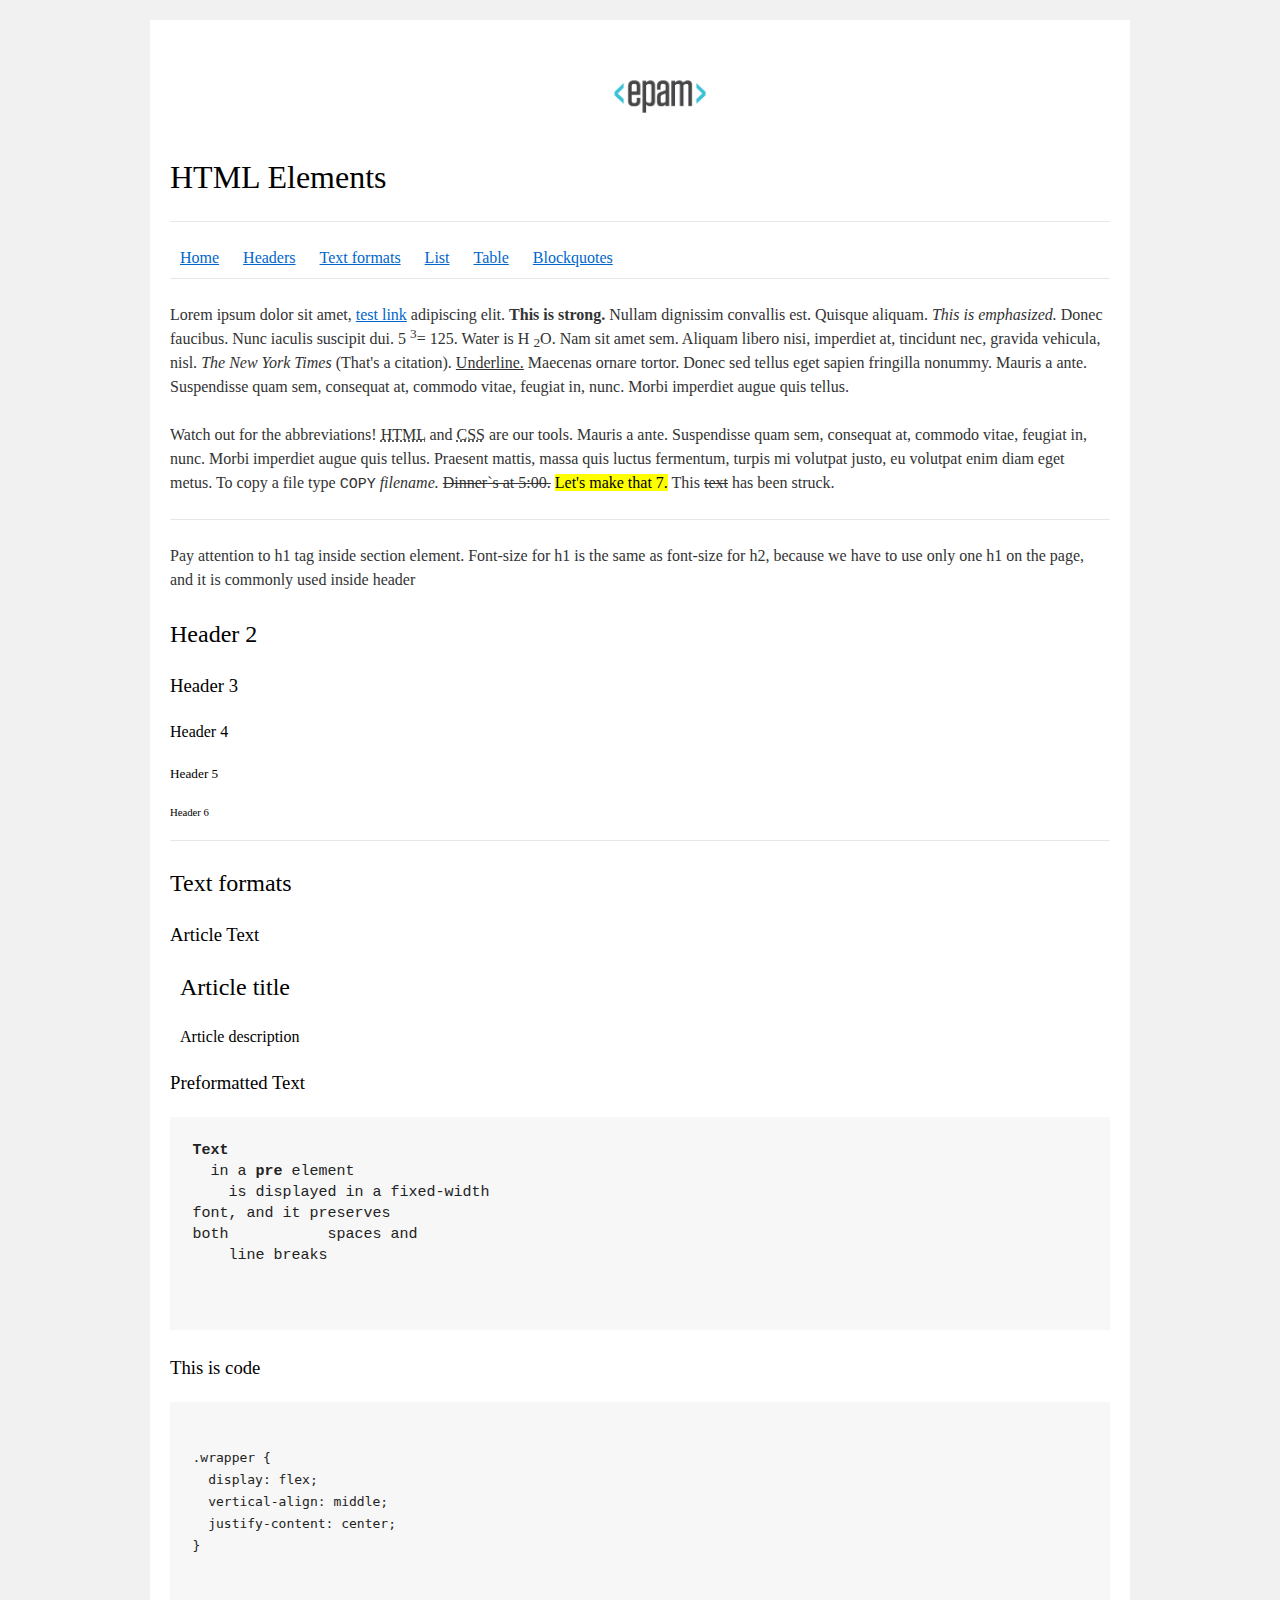
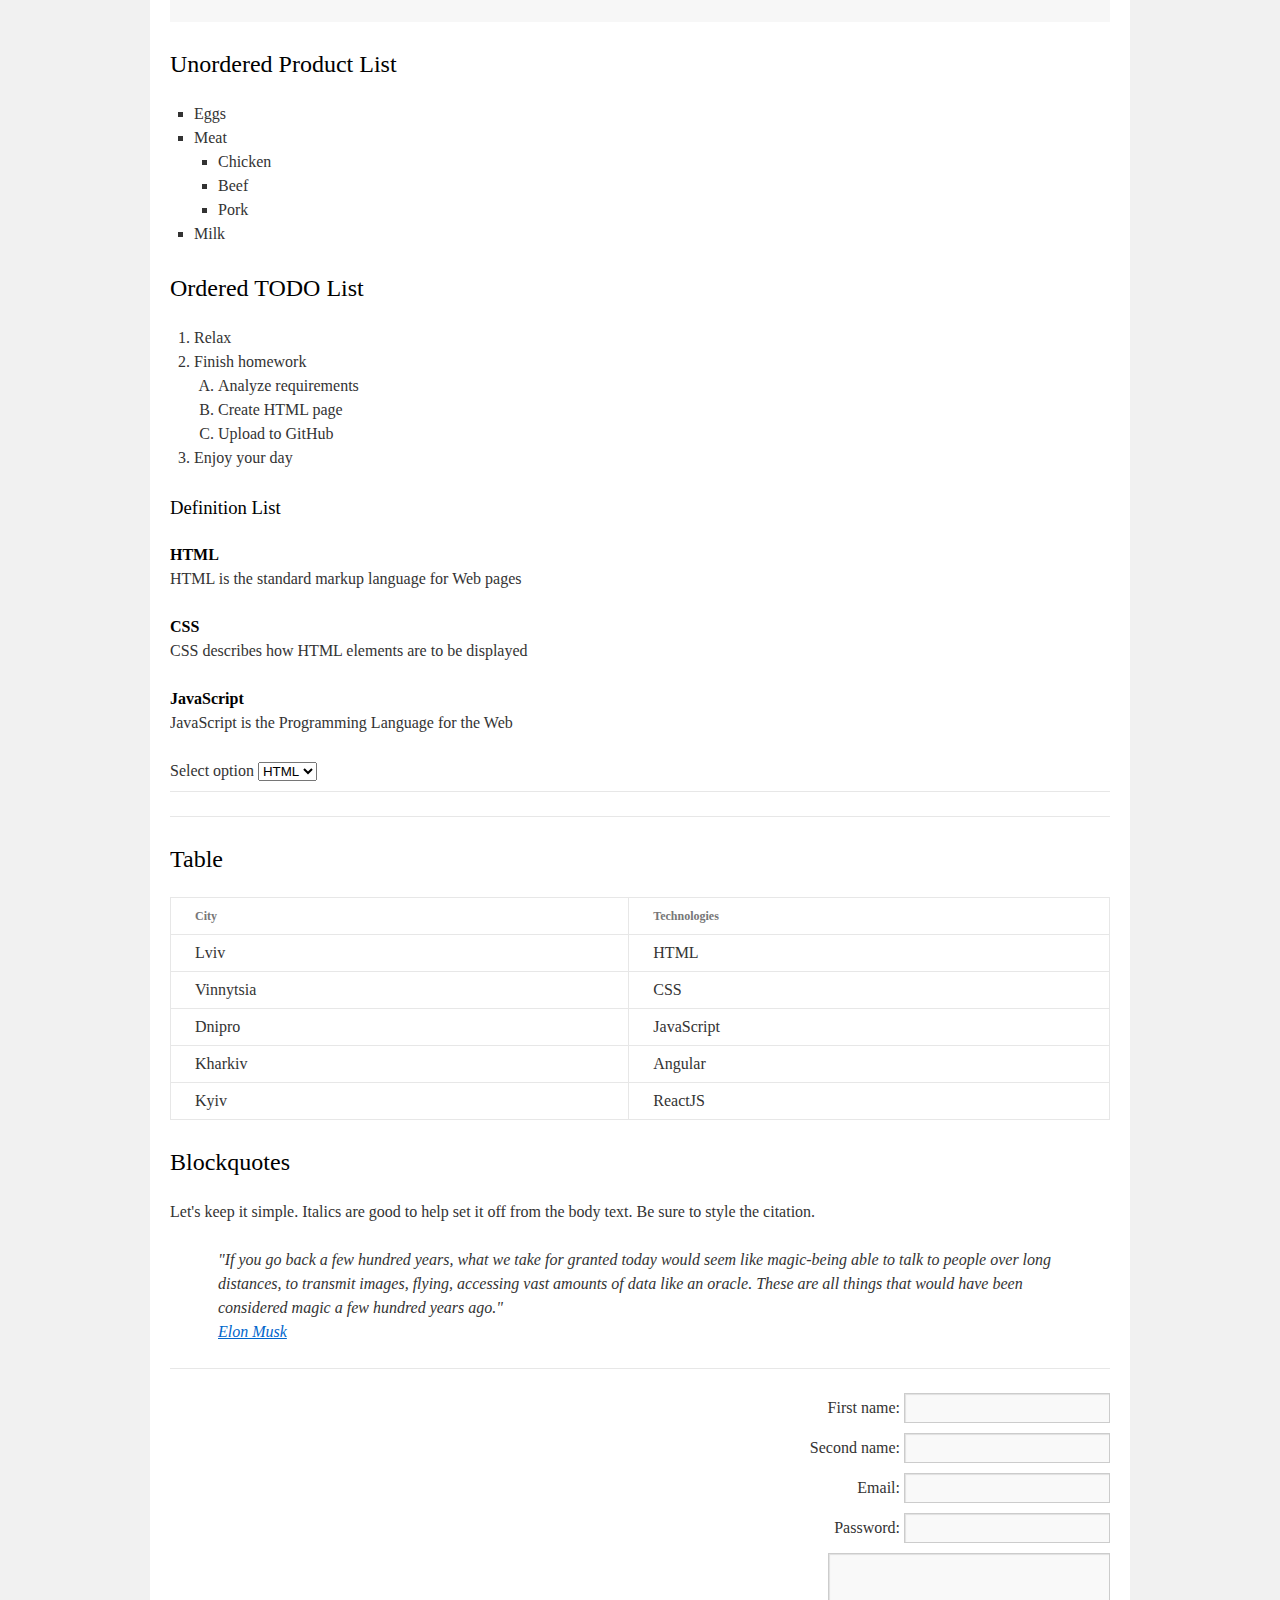
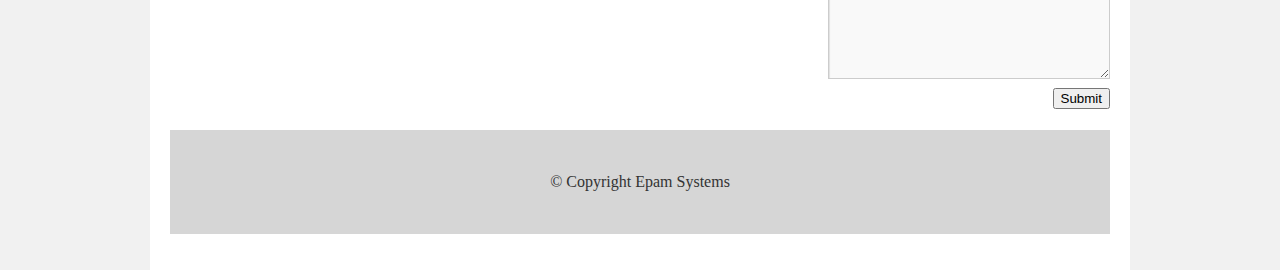
<file: FL11_HW1/homework/index.html>
<!DOCTYPE html>
<html lang="en">

<head>
  <meta charset="utf-8">
  <title>HTML Basics</title>
  <link rel="stylesheet" href="style.css">
</head>

<body>
  <div id="wrapper">
    <div id="main">
      <div id="container">
        <div id="content" role="main">
          <header>
            <a href="http://www.epam.com/">
              <img src="logo.png" alt="Epam" />
            </a>
            <section id="home">
              <h1>HTML Elements</h1>
            </section>
            <hr>
          </header>
          <nav>
            <a href="#home">Home</a>
            <a href="#headers">Headers</a>
            <a href="#textFormats">Text formats</a>
            <a href="#list">List</a>
            <a href="#table">Table</a>
            <a href="#blockquotes">Blockquotes</a>
            <hr>
          </nav>

          <p>
            Lorem ipsum dolor sit amet,
            <a href="#">test link</a>
            adipiscing elit.
            <b>This is strong.</b> Nullam dignissim convallis est. Quisque aliquam.
            <i>This is emphasized.</i> Donec faucibus. Nunc iaculis suscipit dui. 5
            <sup>3</sup>= 125. Water is H
            <sub>2</sub>O. Nam sit amet sem. Aliquam libero nisi, imperdiet at, tincidunt nec, gravida vehicula, nisl.
            <i>The New York Times</i> (That's a citation).
            <u>Underline.</u> Maecenas ornare tortor. Donec sed tellus eget sapien fringilla nonummy. Mauris a ante.
            Suspendisse
            quam sem, consequat at, commodo vitae, feugiat in, nunc. Morbi imperdiet augue quis tellus.
          </p>
          <p>
            Watch out for the abbreviations!
            <abbr title="Hyper Text Markup Language">HTML</abbr> and
            <abbr title="Cascading Style Sheets">CSS</abbr> are our tools. Mauris a ante. Suspendisse quam sem,
            consequat at, commodo vitae, feugiat in, nunc.
            Morbi imperdiet augue quis tellus. Praesent mattis, massa quis luctus fermentum, turpis mi volutpat justo,
            eu volutpat enim diam eget metus. To copy a file type
            <kbd>COPY</kbd>
            <i>filename.</i>
            <s>Dinner`s at 5:00.</s>
            <mark>Let's make that 7.</mark> This
            <s>text</s> has been struck.
          </p>

          <hr>
          <p>
            Pay attention to h1 tag inside section element. Font-size for h1 is the same as font-size for h2, because we
            have to use
            only one h1 on the page, and it is commonly used inside header
          </p>
          <section id="headers">
            <h2>Header 2</h2>
            <h3>Header 3</h3>
            <h4>Header 4</h4>
            <h5>Header 5</h5>
            <h6>Header 6</h6>
          </section>
          <hr>
          <section id="textFormats">
            <h2>Text formats</h2>
            <h3>Article Text</h3>
            <article>
              <h2>Article title</h2>
              <h4>Article description</h4>
            </article>
          </section>
          <h3>Preformatted Text</h3>
          <pre>
<b>Text</b>
  in a <b>pre</b> element
    is displayed in a fixed-width
font, and it preserves
both           spaces and
    line breaks
            
          </pre>
          <h3>This is code</h3>
          <pre>
            <code>
.wrapper {
  display: flex;
  vertical-align: middle;
  justify-content: center;
}
            </code>
          </pre>
          <section id="list">
            <h2>Unordered Product List</h2>
            <ul>
              <li>Eggs</li>
              <li>Meat
                <ul>
                  <li>Chicken</li>
                  <li>Beef</li>
                  <li>Pork
                </ul>
              <li>Milk</li>
            </ul>
          </section>
          <section>
            <h2>
              Ordered TODO List
            </h2>
            <ol>
              <li>Relax</li>
              <li>Finish homework
                <ol>
                  <li>Analyze requirements</li>
                  <li>Create HTML page</li>
                  <li>Upload to GitHub
                </ol>
              <li>Enjoy your day</li>
            </ol>
          </section>
          <section>
            <h3>Definition List</h3>
            <dl>
              <dt>
                <b>HTML</b>
              </dt>
              <dd>HTML is the standard markup language for Web pages</dd>
              <dt>
                <b>CSS</b>
              </dt>
              <dd>CSS describes how HTML elements are to be displayed</dd>
              <dt>
                <b>JavaScript</b>
              </dt>
              <dd>JavaScript is the Programming Language for the Web</dd>
            </dl>
          </section>
          Select option
          <select name="select">
            <option value="HTML">HTML</option>
            <option value="CSS">CSS</option>
            <option value="JS">JS</option>
          </select>
          <hr>
          <hr>
          <section id="table">
            <h2>Table</h2>
            <table>
              <thead>
                <tr>
                  <th>City</th>
                  <th>Technologies</th>
                </tr>
              </thead>
              <tbody>
                <tr>
                  <td>Lviv</td>
                  <td>HTML</td>
                </tr>
                <tr>
                  <td>Vinnytsia</td>
                  <td>CSS</td>
                </tr>
                <tr>
                  <td>Dnipro</td>
                  <td>JavaScript</td>
                </tr>
                <tr>
                  <td>Kharkiv</td>
                  <td>Angular</td>
                </tr>
                <tr>
                  <td>Kyiv</td>
                  <td>ReactJS</td>
                </tr>
              </tbody>
            </table>
          </section>
          <section id="blockquotes">
            <h2>Blockquotes</h2>
            <p>
              Let's keep it simple. Italics are good to help set it off from the body text. Be sure to style the
              citation.</p>
            <blockquote>
              <p>"If you go back a few hundred years, what we take for granted today would seem like magic-being able
                to talk
                to people over long distances, to transmit images, flying, accessing vast amounts of data like an
                oracle.
                These are all things that would have been considered magic a few hundred years ago."
                <br>
                <a href="#">Elon Musk</a>
              </p>
            </blockquote>
          </section>
          <hr>
          <form action="#">
            <fieldset>
              <label for="firstName">First name:</label>
              <input type="text" id="firstName" />
            </fieldset>
            <fieldset>
              <label for="secondName">Second name:</label>
              <input type="text" id="secondName" />
            </fieldset>
            <fieldset>
              <label for="email">Email:</label>
              <input type="email" id="email" />
            </fieldset>
            <fieldset>
              <label for="password">Password:</label>
              <input type="password" id="password" />
            </fieldset>
            <fieldset>
              <textarea rows="5" cols="29" name="text"></textarea>
            </fieldset>
            <fieldset>
              <button type="submit" name="button">Submit</button>
            </fieldset>
          </form>
          <footer>
            &copy; Copyright Epam Systems
          </footer>
        </div>
      </div>
    </div>
  </div>
</body>

</html>
</file>
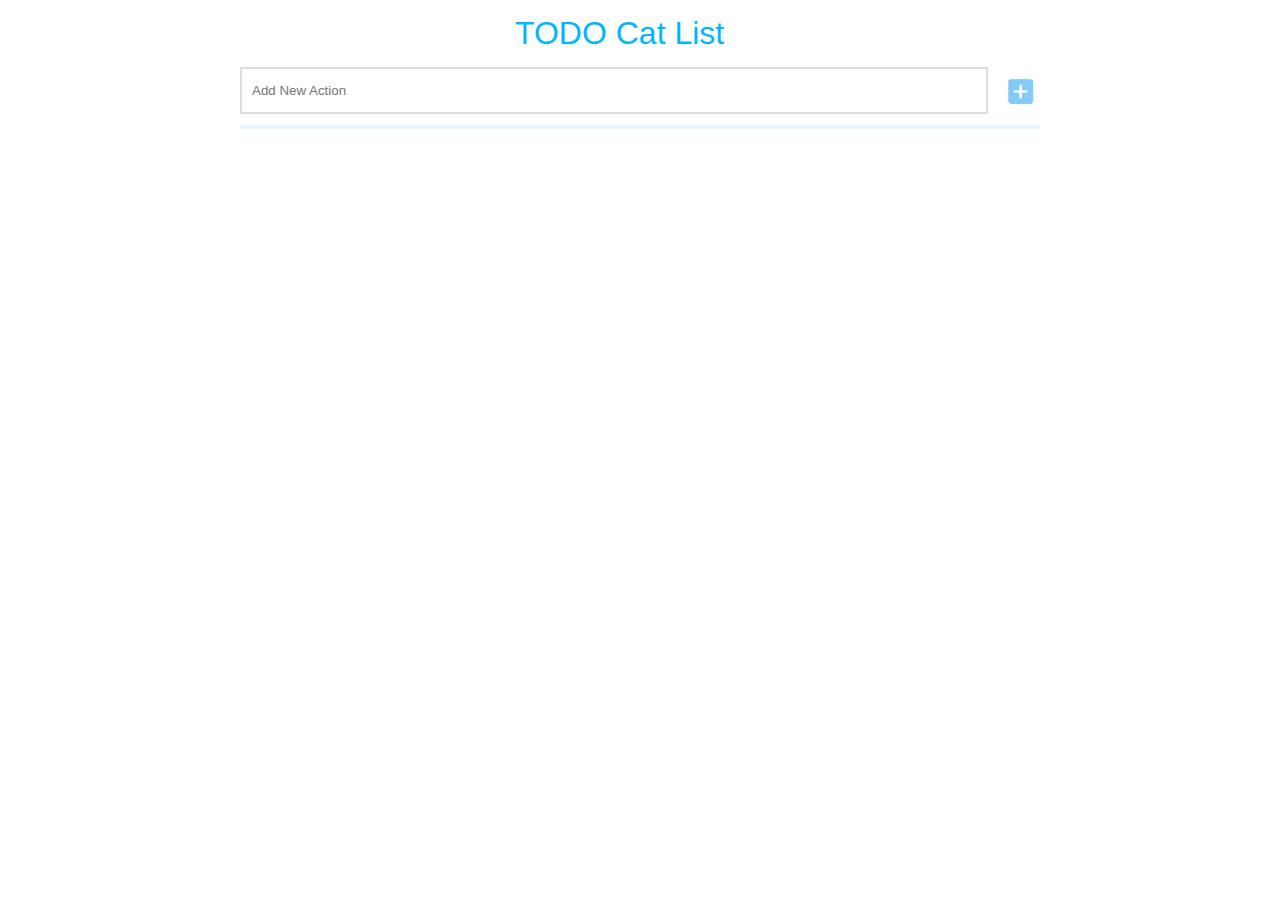
<file: FL11_HW11/homework/index.html>
<!DOCTYPE html>
<html lang="en">

<head>
    <meta charset="UTF-8">
    <title>Homework 11 - TODO Cat List</title>
    <link rel="stylesheet" href="./assets/material-icons/material-icons.css">
    <link rel="stylesheet" href="./assets/styles.css">
</head>

<body>
    <div id="root">
        <script src="./src/app.js"></script>
</body>

</html>
</file>
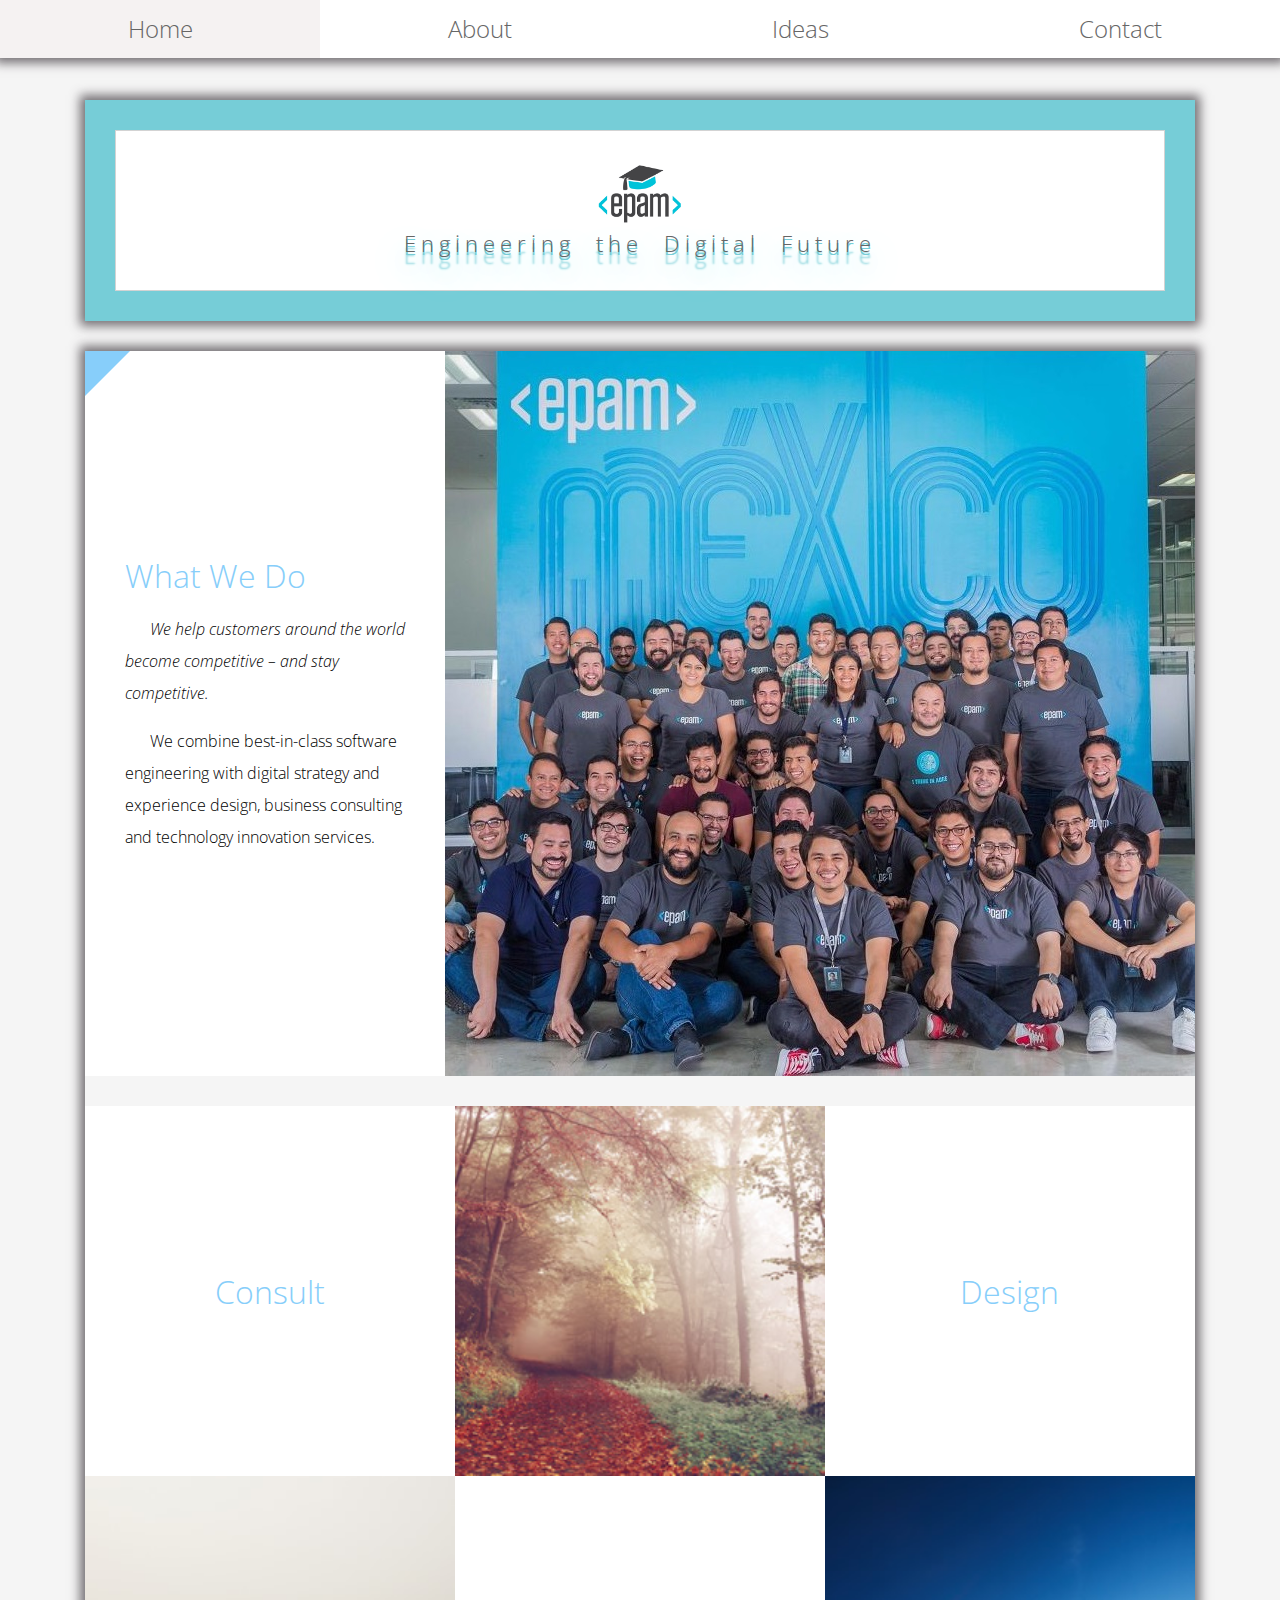
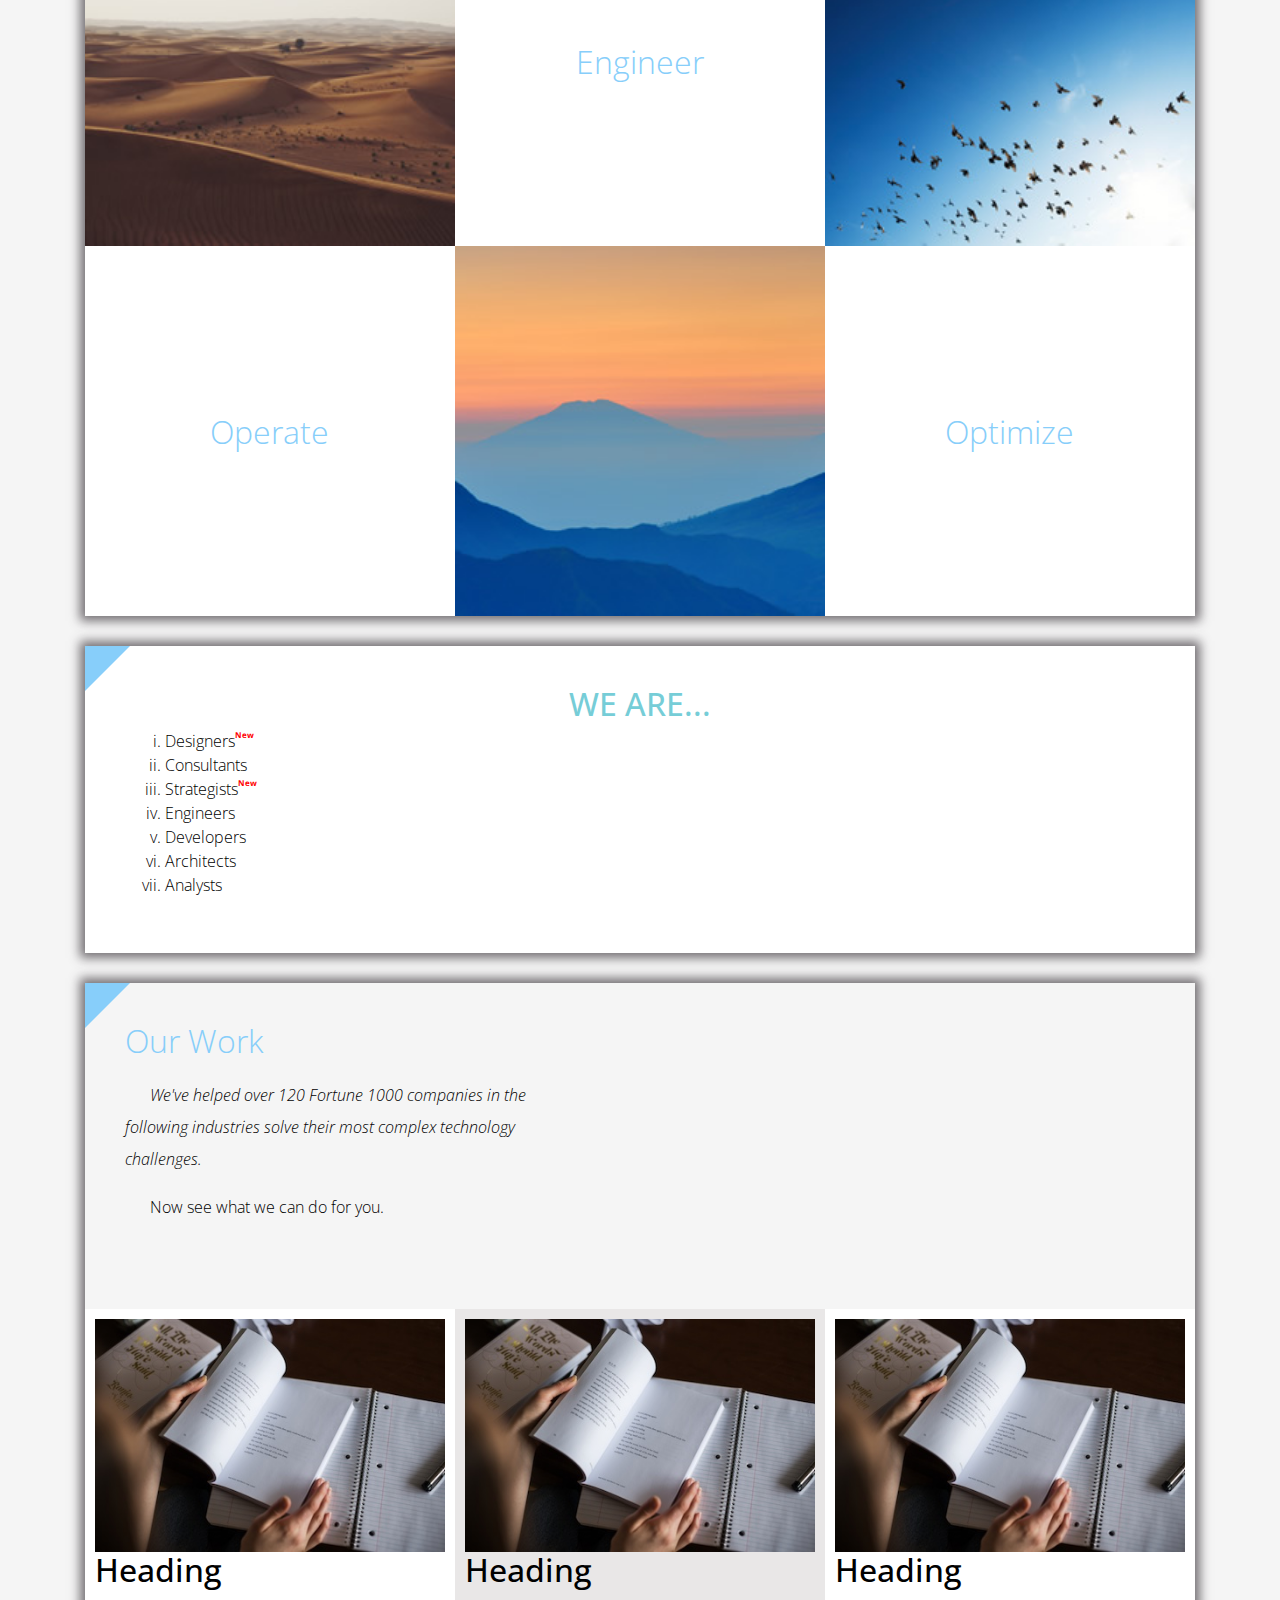
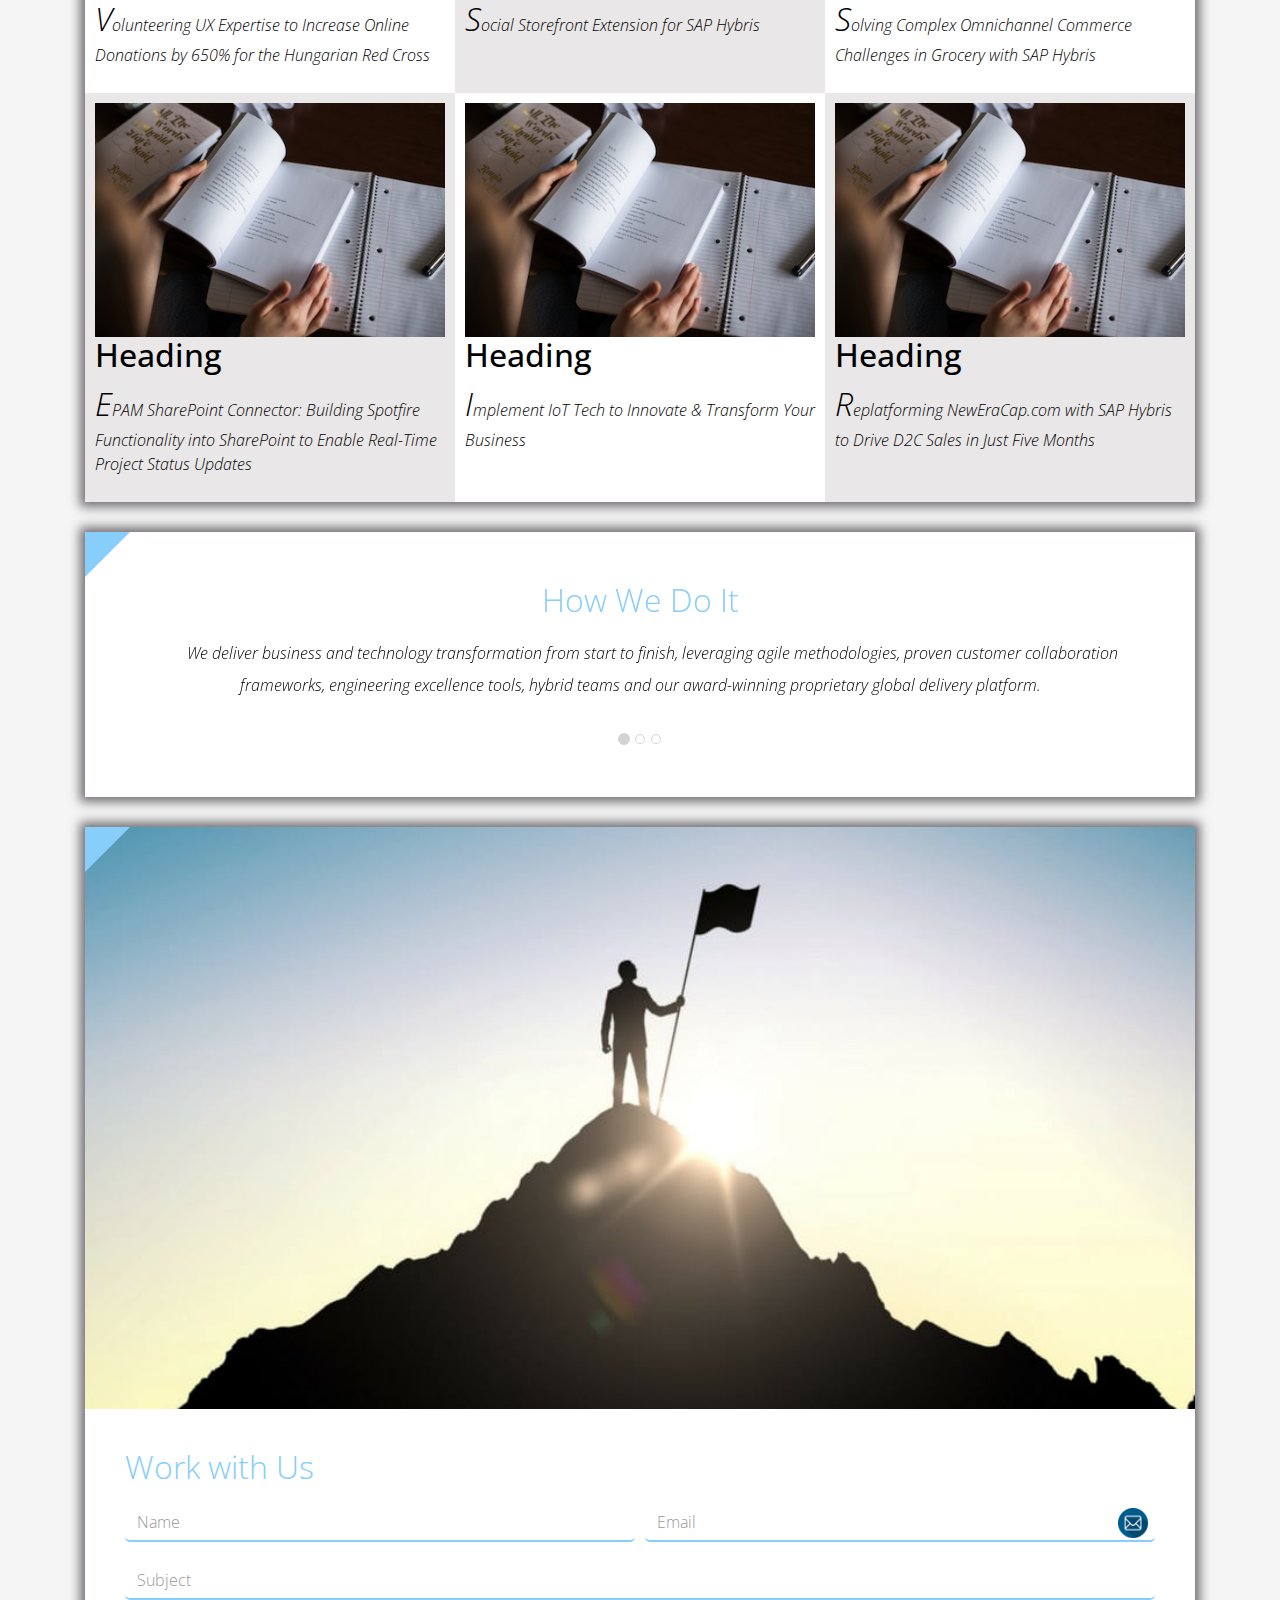
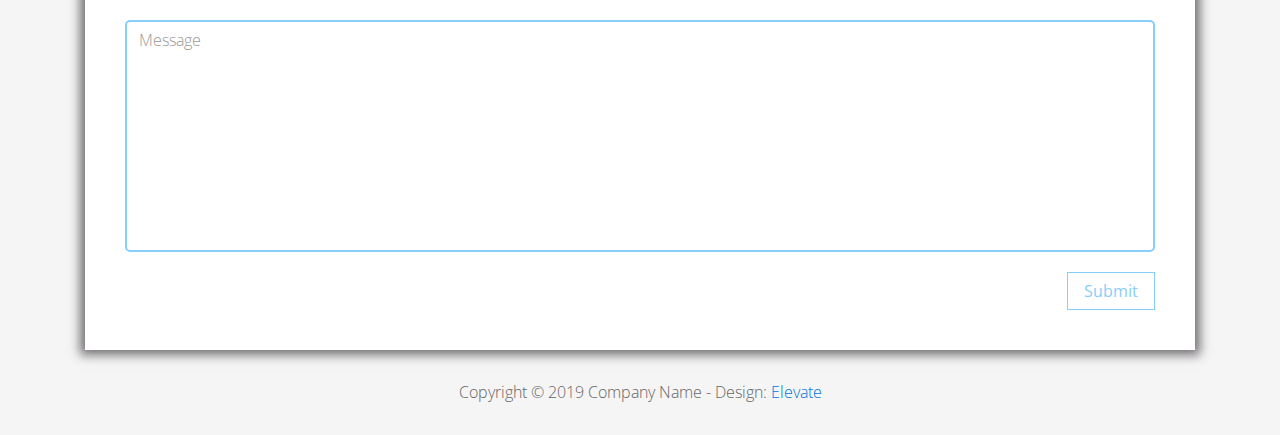
<file: FL11_HW2/homework/index.html>
<!DOCTYPE html>
<html lang="en">
<head>
  <meta charset="utf-8">
  <meta http-equiv="X-UA-Compatible" content="IE=edge">
  <meta name="viewport" content="width=device-width, initial-scale=1">

  <title>CSS Basics HW</title>



  <!-- load stylesheets -->
  <link rel="stylesheet" href="http://fonts.googleapis.com/css?family=Open+Sans:300,400">
  <!-- Google web font "Open Sans" -->
  <link rel="stylesheet" href="css/bootstrap.min.css">
  <!-- Bootstrap style -->
  <link rel="stylesheet" href="css/general.css">
  <link rel="stylesheet" href="css/style.css">
  <!-- Templatemo style -->
</head>

<body>
<div class="container">

  <div class="tm-sidebar">
    <nav class="tm-main-nav">
      <ul>
        <li class="tm-nav-item"><a href="#home" class="tm-nav-item-link">Home</a></li>
        <li class="tm-nav-item"><a href="#about" class="tm-nav-item-link">About</a></li>
        <li class="tm-nav-item"><a href="#ideas" class="tm-nav-item-link">Ideas</a></li>
        <li class="tm-nav-item"><a href="#contact" class="tm-nav-item-link">Contact</a></li>
      </ul>
    </nav>
  </div>

  <div class="tm-main-content">

    <div id="home" class="tm-content-box tm-content-header margin-b-10">
      <div class="tm-banner">
        <div class="tm-banner-inner">
          <img src="img/epam_logo.png" width="100" alt="">
          <p class="tm-banner-text">Engineering the Digital Future</p>
        </div>
      </div>
    </div>

    <section>
      <div class="tm-content-box flex-2-col">

        <div class="padding-medium flex-item tm-team-description-container flex-item">
          <h2 class="tm-section-title">What We Do</h2>
          <p class="tm-section-description">We help customers around the world become competitive – and stay competitive.</p>
          <p class="tm-section-description"> We combine best-in-class software engineering with digital strategy and experience design, business consulting and technology innovation services.</p>
        </div>
        <div class="flex-item tm-team-img">
          <img src="img/epam-mexico.jpg" alt="epam-mexico">
        </div>

      </div>

      <div id="about" class="tm-content-box">

        <ul class="boxes gallery-container">
          <li class="box box-bg">
            <h2 class="tm-section-title tm-section-title-box tm-box-bg-title">Consult</h2>
          </li>
          <li class="box">
            <a href="img/idea-large-01.jpg">
              <img src="img/idea-01.jpg" alt="Image" class="img-fluid thumbnail box-img">
            </a>
          </li>
          <li class="box box-bg">
            <h2 class="tm-section-title tm-section-title-box tm-box-bg-title">Design</h2>
          </li>
          <li class="box">
            <a href="img/idea-large-02.jpg">
              <img src="img/idea-02.jpg" alt="Image" class="img-fluid thumbnail box-img">
            </a>
          </li>
          <li class="box box-bg">
            <h2 class="tm-section-title tm-section-title-box tm-box-bg-title">Engineer</h2>
          </li>
          <li class="box">
            <a href="img/idea-large-03.jpg">
              <img src="img/idea-03.jpg" alt="Image" class="img-fluid thumbnail box-img">
            </a>
          </li>
          <li class="box box-bg">
            <h2 class="tm-section-title tm-section-title-box tm-box-bg-title">Operate</h2>
          </li>
          <li class="box">
            <a href="img/idea-large-04.jpg">
              <img src="img/idea-04.jpg" alt="Image" class="img-fluid thumbnail box-img">
            </a>
          </li>
          <li class="box box-bg">
            <h2 class="tm-section-title tm-section-title-box tm-box-bg-title">Optimize</h2>
          </li>
        </ul>

      </div>

    </section>

    <!-- slider -->
    <section class="heading tm-content-box">
      <div class="padding-medium">
        <h2> WE ARE...</h2>
        <ol>
          <li><a href="index.html" class="text">Designers</a></li>
          <li><a href="index.html">Consultants</a></li>
          <li><a href="#" class="text">Strategists</a></li>
          <li><a href="#">Engineers</a></li>
          <li><a href="#">Developers</a></li>
          <li><a href="#">Architects</a></li>
          <li><a href="#">Analysts</a></li>
        </ol>
      </div>
    </section>

    <section class="blocks">
      <div class="padding-medium flex-item tm-team-description-container">
        <h2 class="tm-section-title">Our Work</h2>
        <p class="tm-section-description">We've helped over 120 Fortune 1000 companies in the following industries solve their most complex technology challenges. </p>
        <p class="tm-section-description"> Now see what we can do for you.</p>
      </div>
      <div class="tm-content-box flex-2-col">
      </div>
      <div  class="tm-content-box">
        <ul class="boxes gallery-container">
          <li class="box box-work">
            <img src="img/study.jpeg" alt="Image" class="img-fluid">
            <div>
              <h2>Heading</h2>
              <p>Volunteering UX Expertise to Increase Online Donations by 650% for the Hungarian Red Cross</p>
            </div>
          </li>
          <li class="box box-work">
            <img src="img/study.jpeg" alt="Image" class="img-fluid">
            <div>
              <h2>Heading</h2>
              <p>Social Storefront Extension for SAP Hybris</p>
            </div>
          </li>
          <li class="box box-work">
            <img src="img/study.jpeg" alt="Image" class="img-fluid">
            <div>
              <h2>Heading</h2>
              <p>Solving Complex Omnichannel Commerce Challenges in Grocery with SAP Hybris</p>
            </div>
          </li>
          <li class="box box-work">
            <img src="img/study.jpeg" alt="Image" class="img-fluid">
            <div>
              <h2>Heading</h2>
              <p>EPAM SharePoint Connector: Building Spotfire Functionality into SharePoint to Enable Real-Time Project Status Updates</p>
            </div>
          </li>
          <li class="box box-work">
            <img src="img/study.jpeg" alt="Image" class="img-fluid">
            <div>
              <h2>Heading</h2>
              <p>Implement IoT Tech to Innovate &amp; Transform Your Business</p>
            </div>
          </li>
          <li class="box box-work">
            <img src="img/study.jpeg" alt="Image" class="img-fluid">
            <div>
              <h2>Heading</h2>
              <p>Replatforming NewEraCap.com with SAP Hybris to Drive D2C Sales in Just Five Months</p>
            </div>
          </li>
        </ul>

      </div>
    </section>

    <section id="ideas">
      <div id="tmCarousel" class="carousel slide tm-content-box" data-ride="carousel">

        <ol class="carousel-indicators">
          <li data-target="#tmCarousel" data-slide-to="0" class="active"></li>
          <li data-target="#tmCarousel" data-slide-to="1" class=""></li>
          <li data-target="#tmCarousel" data-slide-to="2" class=""></li>
        </ol>

        <div class="carousel-inner" role="listbox">

          <div class="carousel-item active">
            <div class="carousel-content">
              <div class="flex-item">
                <h2 class="tm-section-title">How We Do It</h2>
                <p class="tm-section-description carousel-description">We deliver business and technology transformation from start to finish, leveraging agile methodologies, proven customer collaboration frameworks, engineering excellence tools, hybrid teams and our award-winning proprietary global delivery platform.</p>
              </div>
            </div>
          </div>

          <div class="carousel-item">
            <div class="carousel-content">
              <div class="flex-item">
                <h2 class="tm-section-title">Our Clients</h2>
                <p class="tm-section-description carousel-description">Lorem ipsum dolor sit amet,
                  consectetur adipiscing elit. Quisque vel nisi pharetra nibh varius pharetra ac
                  sagittis nisi. Etiam pharetra vestibulum hendrerit. Pellentesque interdum metus
                  sed massa rutrum.</p>
              </div>
            </div>
          </div>

          <div class="carousel-item">
            <div class="carousel-content">
              <div class="flex-item">
                <h2 class="tm-section-title">Our Projects</h2>
                <p class="tm-section-description carousel-description">Donec ex libero, fringilla
                  vitae purus sit amet, rhoncus pharetra lorem. Pellentesque id sem id lacus
                  ultricies vehicula. Aliquam rutrum mi non. Pellentesque interdum metus sed massa
                  rutrum.</p>
              </div>
            </div>
          </div>

        </div>

      </div>
    </section>

    <section class="tm-content-box">
      <img src="img/contact-us.jpg" alt="Contact image" class="img-fluid img-contact-us">

      <div id="contact" class="padding-medium">
        <h2 class="tm-section-title">Work with Us</h2>
        <form action="#contact" method="get" class="contact-form">

          <div class="form-group col-xs-12 col-sm-12 col-md-6 col-lg-6 form-group-2-col-left">
            <input type="text" id="contact_name" name="contact_name" class="form-control"
                   placeholder="Name" required/>
          </div>
          <div class="form-group col-xs-12 col-sm-12 col-md-6 col-lg-6 form-group-2-col-right mandatory-field">
            <input type="email" id="contact_email" name="contact_email" class="form-control"
                   placeholder="Email" required/>
          </div>
          <div class="form-group">
            <input type="text" id="contact_subject" name="contact_subject" class="form-control"
                   placeholder="Subject" required/>
          </div>
          <div class="form-group">
            <textarea id="contact_message" name="contact_message" class="form-control" rows="9"
                      placeholder="Message" required></textarea>
          </div>

          <button type="submit" class="btn btn-primary submit-btn">Submit</button>

        </form>
      </div>
    </section>

    <footer class="tm-footer">
      <p class="text-xs-center">Copyright &copy; 2019 Company Name

        - Design: <a rel="nofollow" href="http://www.templatemo.com/tm-481-elevate"
                     target="_parent">Elevate</a></p>
    </footer>

  </div>

</div>

</body>
</html>
</file>
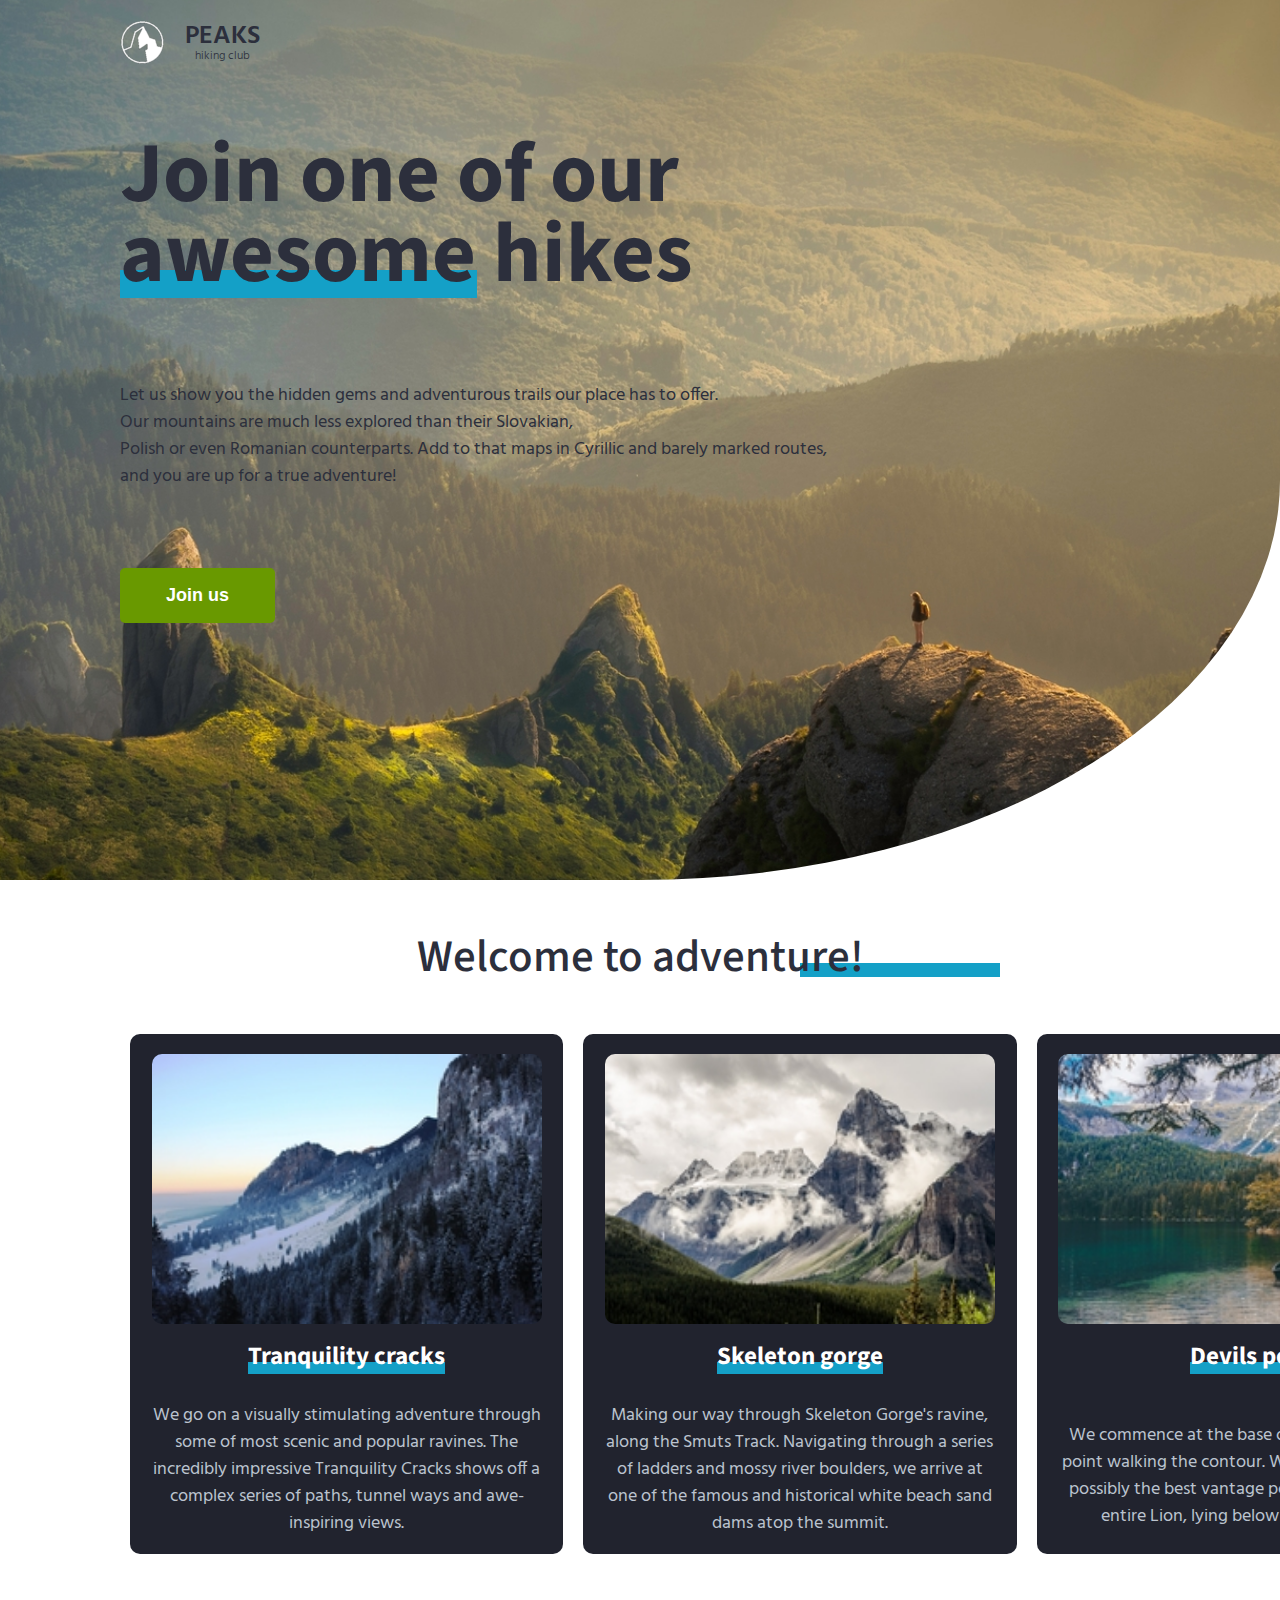
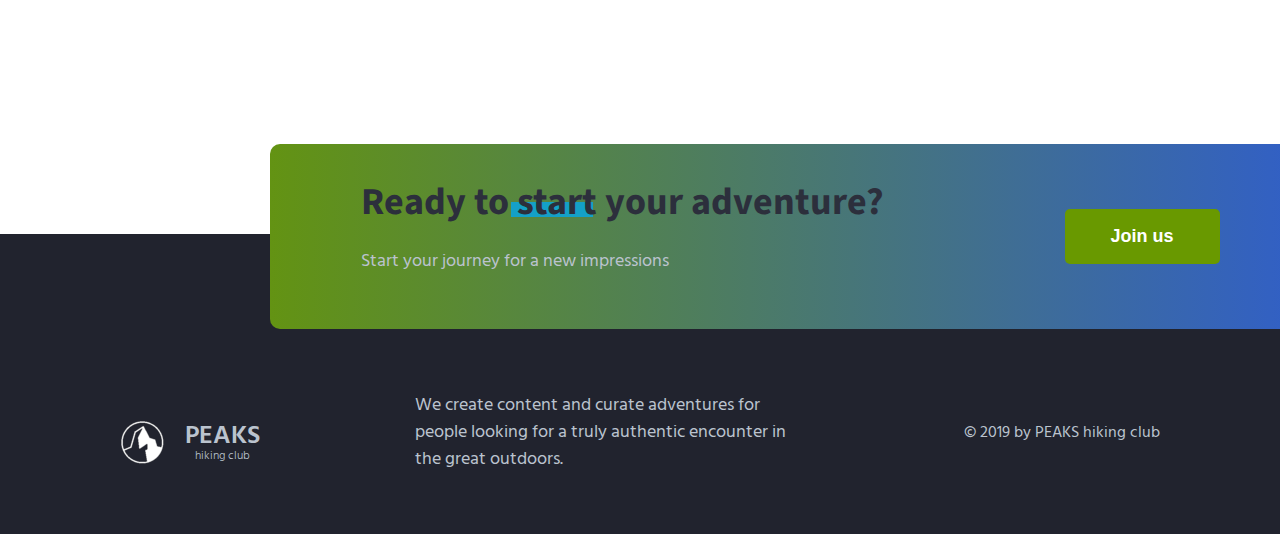
<file: FL11_HW3/homework/index.html>
<!DOCTYPE html>
<html lang="en">

  <head>
    <meta charset="UTF-8">
    <meta name="viewport" content="width=device-width, initial-scale=1.0">
    <meta http-equiv="X-UA-Compatible" content="ie=edge">
    <link href="https://fonts.googleapis.com/css?family=Hind:400,600%7CSource+Sans+Pro:400,600,700%7CFresca" rel="stylesheet"/>

    <!-- Styles should be switched here: -->

    <link rel="stylesheet" type="text/css" href="css/style1.css">
<!--     <link rel="stylesheet" type="text/css" href="css/style2.css">-->

    <title>PEAKS hiking club</title>
  </head>

  <body>
    <header class="header">
      <div class="header-wrap">
        <div class="landing-logo">
          <img src="img/m-logo.png" alt="logo" />
          <p>PEAKS<span>hiking club</span></p>
        </div>
        <p class="header_heading">
          Join one of our awesome hikes
        </p>
        <p class="header_text">
          Let us show you the hidden gems and adventurous trails our place has to offer.
          Our mountains are much less explored than their Slovakian,
          Polish or even Romanian counterparts. Add to that maps in Cyrillic and barely marked routes,
          and you are up for a true adventure!
        </p>
        <button class="header_button">Join us</button>
      </div>
    </header>
    <main class="section">
      <p class="section_text">
        Welcome to adventure!
      </p>
      <div class="section_card_wrap">
        <div class="section_card">
          <img class="section_card_img"
               src="img/m-1.jpg"
               alt="experts"/>
          <p class="section_card_heading">
            Tranquility cracks
            <span class="section_card_underline"></span>
          </p>
          <p class="section_card_text">
            We go on a visually stimulating adventure through some of most scenic and popular ravines.
            The incredibly impressive Tranquility Cracks shows off a complex series of paths, tunnel ways and awe-inspiring views.
          </p>
        </div>
        <div class="section_card">
          <img class="section_card_img"
               src="img/m-2.jpg"
               alt="content formats"/>
          <p class="section_card_heading">
            Skeleton gorge
            <span class="section_card_underline"></span>
          </p>
          <p class="section_card_text">
            Making our way through Skeleton Gorge's ravine, along the Smuts Track.
            Navigating through a series of ladders and mossy river boulders, we arrive at one of the famous and historical white beach sand dams atop the summit.
          </p>
        </div>
        <div class="section_card">
          <img class="section_card_img"
               src="img/m-3.jpg"
               alt="certificate"/>
          <p class="section_card_heading">
            Devils peak
            <span class="section_card_underline"></span>
          </p>
          <p class="section_card_text">
            We commence at the base of the Tafelberg start point walking the contour.
            With unique views and possibly the best vantage point to make out the entire Lion, lying below Table Mountain.
          </p>
        </div>
      </div>
      <div class="section_banner">
        <div class="section_banner_text_wrap">
          <p class="section_banner_heading">
            Ready to start your adventure?
          </p>
          <p class="section_banner_text">
            Start your journey for a new impressions
          </p>
        </div>
        <button class="section_banner_button">Join us</button>
      </div>
    </main>
    <footer class="footer">
      <div class="footer-wrap">
        <div class="footer_logo landing-logo">
          <img src="img/m-logo.png" alt="logo" />
          <p>PEAKS<span>hiking club</span></p>
        </div>
        <p class="footer_text">
          We create content  and curate adventures for  people looking for a truly authentic encounter in the great outdoors.
        </p>
        <span class="footer-cr">
          &copy; 2019 by PEAKS hiking club
        </span>
      </div>
    </footer>
  </body>

</html>
</file>
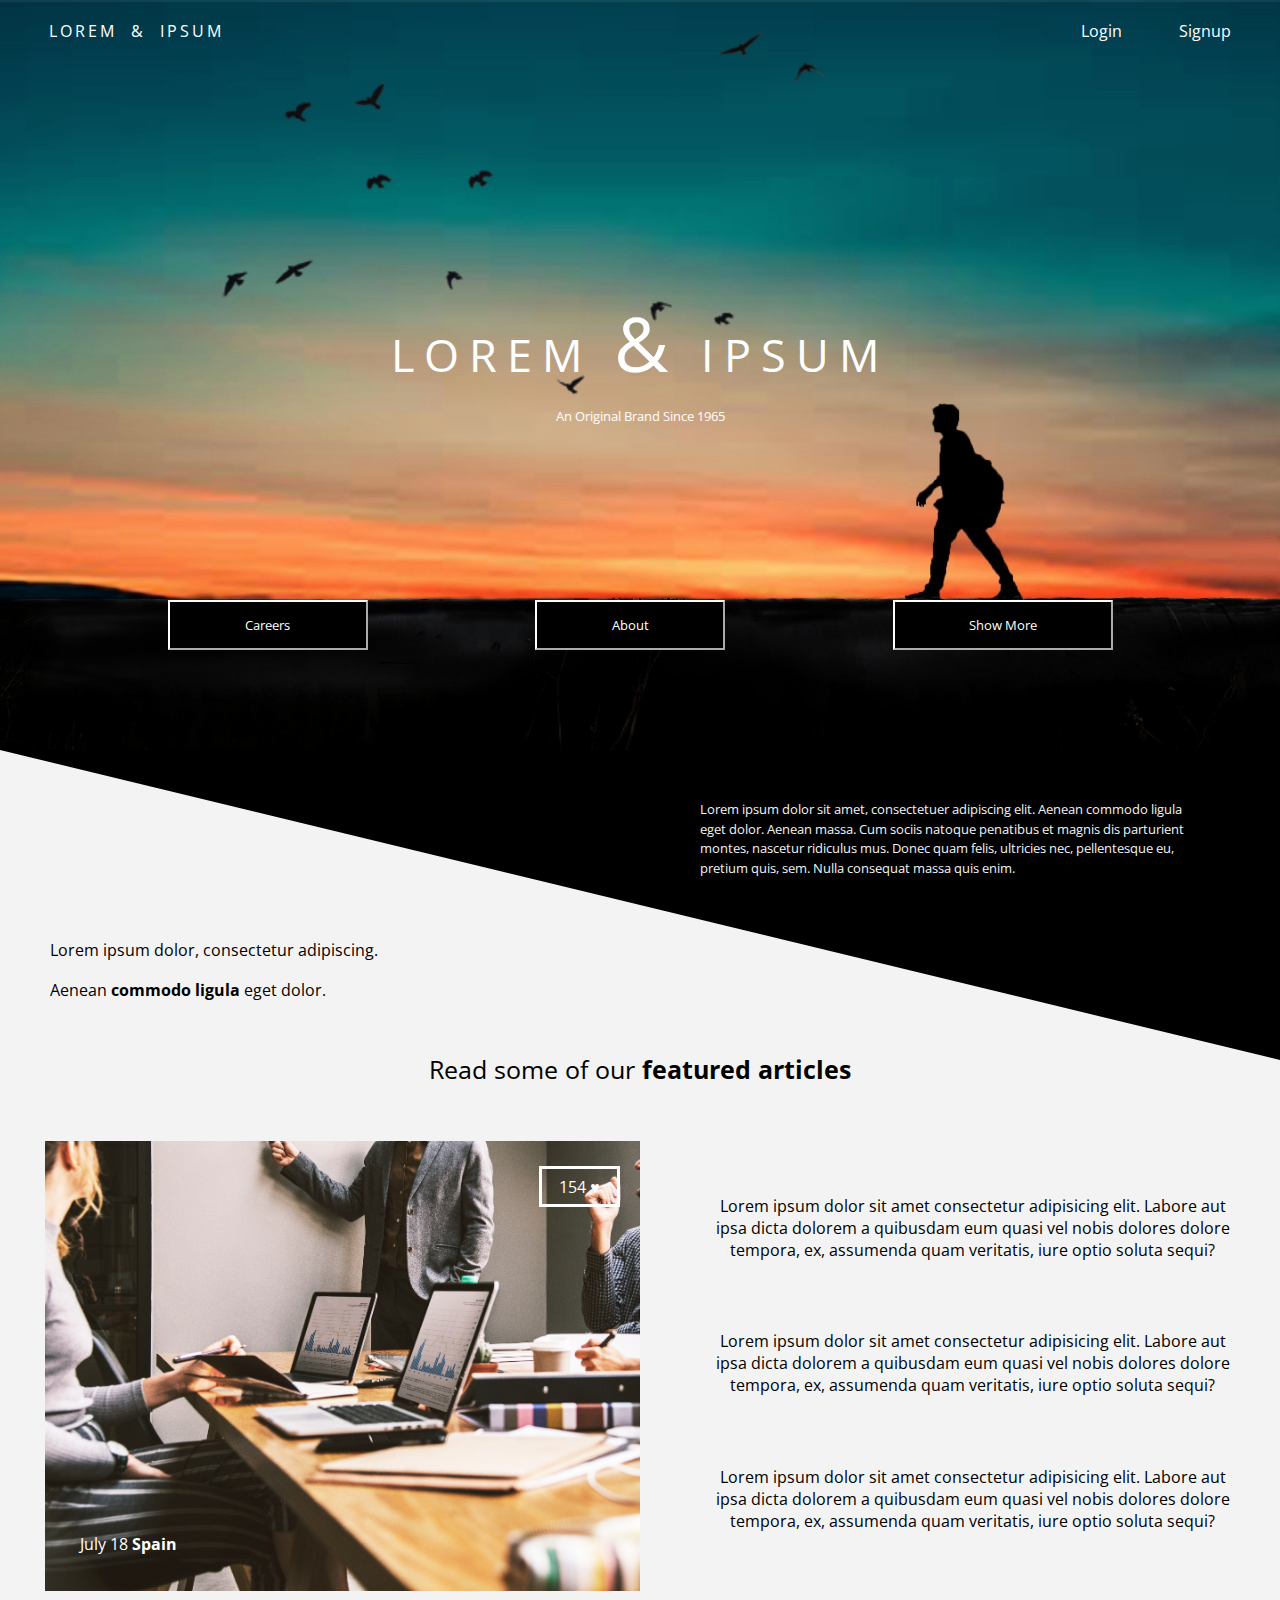
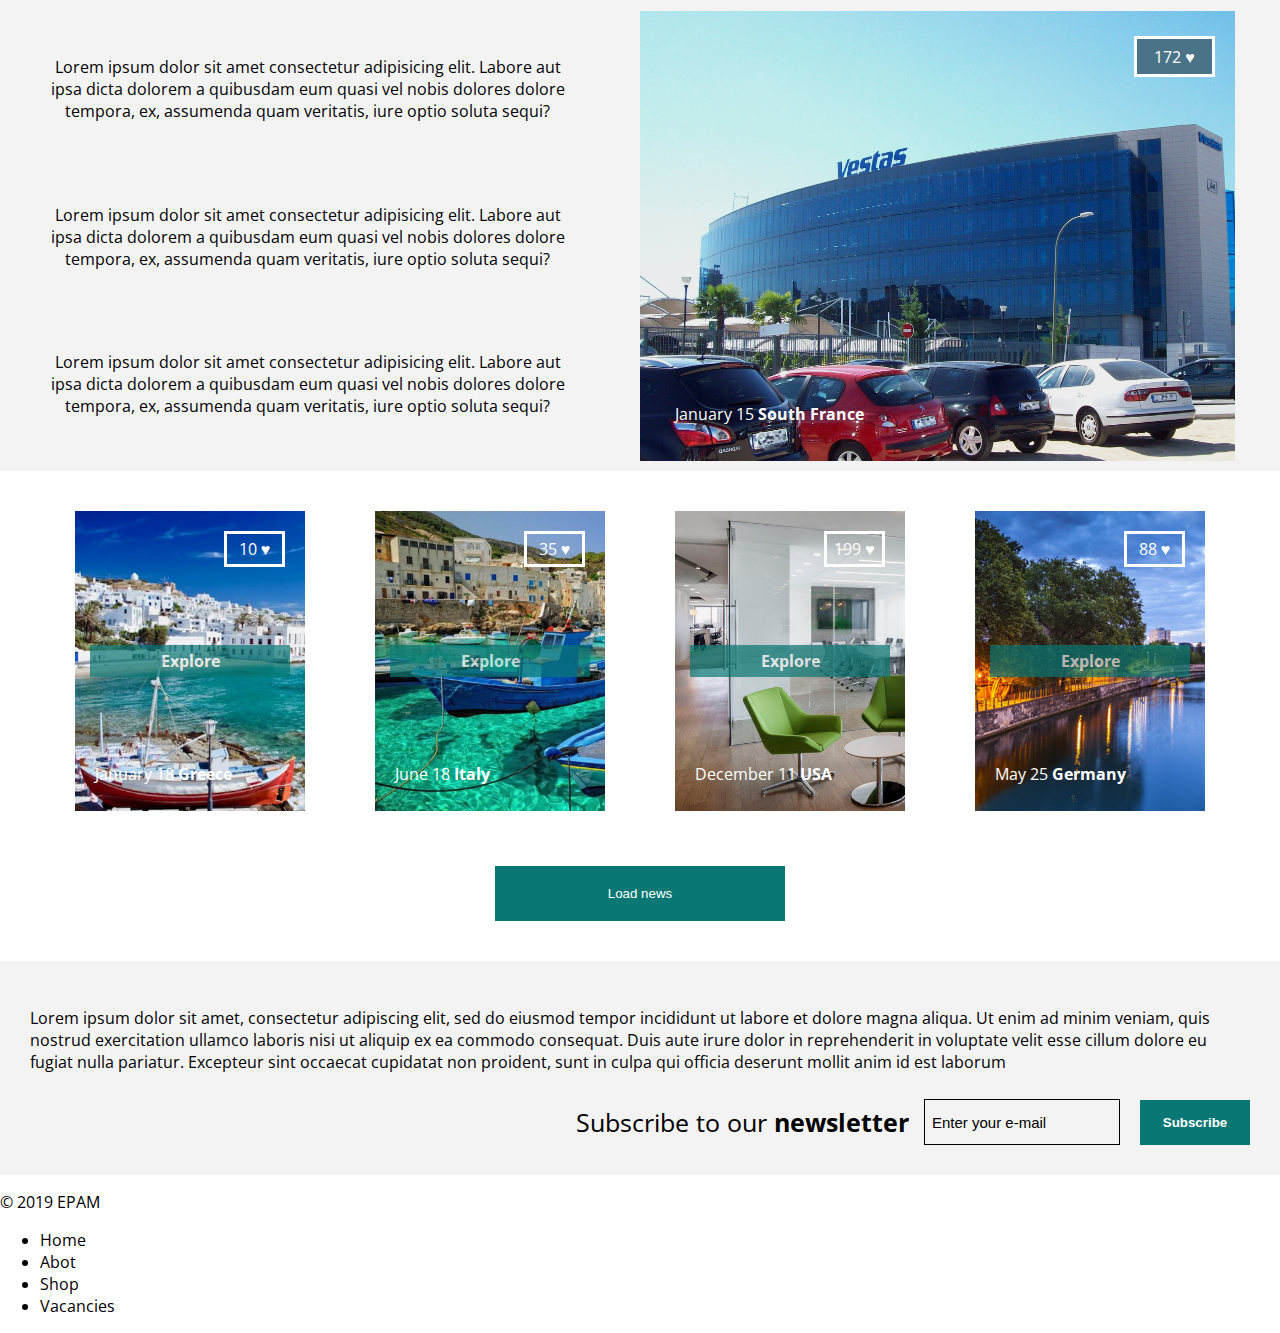
<file: FL11_HW4/homework/index.html>
<!DOCTYPE html>
<html lang="en">

<head>
    <meta charset="UTF-8">
    <meta name="viewport" content="width=device-width, initial-scale=1.0">
    <meta http-equiv="X-UA-Compatible" content="ie=edge">
    <title>CSS Layouts</title>
    <link rel="stylesheet" href="css/style.css" type="text/css" />
    <link href="http://fonts.googleapis.com/css?family=Open+Sans" rel="stylesheet" />
</head>

<body>
    <header class="header">
        <div class="header-login-logo">
            <div class="header-logo">LOREM & IPSUM</div>
            <div class="header-login">Login</div>
            <div class="header-sign-up">Signup</div>
        </div>

        <div class="header-title">
            <p class="header-title-logo">LOREM <span>&</span> IPSUM
            </p>
            <p class="header-title-text ">An Original Brand Since 1965</p>
        </div>
        <div class="header-button ">
            <button class="header-button-careers ">Careers</button>
            <button class="header-button-about ">About</button>
            <button class="header-button-show ">Show More</button>
        </div>
    </header>
    <div class="section">
        <div class="section-heading-text ">
            <aside class="section-text">
                Lorem ipsum dolor sit amet, consectetuer adipiscing elit. Aenean commodo ligula eget dolor. Aenean massa. Cum sociis natoque penatibus et magnis dis parturient montes, nascetur ridiculus mus. Donec quam felis, ultricies nec, pellentesque eu, pretium quis,
                sem. Nulla consequat massa quis enim.
            </aside>
            <div class="text-lorem">
                <p>
                    Lorem ipsum dolor, consectetur adipiscing.
                </p>
                <p>
                    Aenean <span class="bold">commodo ligula</span> eget dolor.
                </p>
            </div>
            <p class="section-header-arcticle"> Read some of our <span class="bold"> featured articles</span> </p>
            <div class="section-article">
                <div class="section-article-first">
                    <div class="section-article-first-img">
                        <div class="img-likes1">154 &#9829;</div>
                        <p>July 18 <span>Spain</span></p>
                    </div>
                    <div class="first-text">
                        <p> Lorem ipsum dolor sit amet consectetur adipisicing elit. Labore aut ipsa dicta dolorem a quibusdam eum quasi vel nobis dolores dolore tempora, ex, assumenda quam veritatis, iure optio soluta sequi?</p>
                        <p> Lorem ipsum dolor sit amet consectetur adipisicing elit. Labore aut ipsa dicta dolorem a quibusdam eum quasi vel nobis dolores dolore tempora, ex, assumenda quam veritatis, iure optio soluta sequi?</p>
                        <p> Lorem ipsum dolor sit amet consectetur adipisicing elit. Labore aut ipsa dicta dolorem a quibusdam eum quasi vel nobis dolores dolore tempora, ex, assumenda quam veritatis, iure optio soluta sequi?</p>
                    </div>
                </div>
                <div class="section-article-second">
                    <div class="second-text">
                        <p> Lorem ipsum dolor sit amet consectetur adipisicing elit. Labore aut ipsa dicta dolorem a quibusdam eum quasi vel nobis dolores dolore tempora, ex, assumenda quam veritatis, iure optio soluta sequi?</p>
                        <p> Lorem ipsum dolor sit amet consectetur adipisicing elit. Labore aut ipsa dicta dolorem a quibusdam eum quasi vel nobis dolores dolore tempora, ex, assumenda quam veritatis, iure optio soluta sequi?</p>
                        <p> Lorem ipsum dolor sit amet consectetur adipisicing elit. Labore aut ipsa dicta dolorem a quibusdam eum quasi vel nobis dolores dolore tempora, ex, assumenda quam veritatis, iure optio soluta sequi?</p>
                    </div>
                    <div class="section-article-second-img">
                        <div class="img-likes2">172 &#9829;</div>
                        <p>January 15 <span>South France</span></p>
                    </div>
                </div>
            </div>
        </div>
        <section class="explore">
            <div class="tours">
                <div class="tours-img">
                    <div class="tour-img">
                        <div class="tour-likes">10 &#9829;</div>
                        <h4>Explore</h4>
                        <p class="tour-date">January 18 <span>Greece</span></p>
                    </div>
                    <div class="tour-img">
                        <div class="tour-likes">35 &#9829;</div>
                        <h4>Explore</h4>
                        <p class="tour-date">June 18 <span>Italy</span></p>
                    </div>
                    <div class="tour-img">
                        <div class="tour-likes">199 &#9829;</div>
                        <h4>Explore</h4>
                        <p class="tour-date">December 11 <span>USA</span></p>
                    </div>
                    <div class="tour-img">
                        <div class="tour-likes">88 &#9829;</div>
                        <h4>Explore</h4>
                        <p class="tour-date">May 25 <span>Germany</span></p>
                    </div>
                </div>
                <button class="load-news">Load news</button>
            </div>
            <div class="subscribe">
                <p>Lorem ipsum dolor sit amet, consectetur adipiscing elit, sed do eiusmod tempor incididunt ut labore et dolore magna aliqua. Ut enim ad minim veniam, quis nostrud exercitation ullamco laboris nisi ut aliquip ex ea commodo consequat. Duis
                    aute irure dolor in reprehenderit in voluptate velit esse cillum dolore eu fugiat nulla pariatur. Excepteur sint occaecat cupidatat non proident, sunt in culpa qui officia deserunt mollit anim id est laborum
                </p>
                <form class="news-letter">
                    <div class="letter">Subscribe to our <span>newsletter</span></div>
                    <input type="email" placeholder="Enter your e-mail" id="email">
                    <button type="submit">Subscribe</button>
                </form>
            </div>
            <footer>
                <p>&#169; 2019 EPAM</p>
                <ul>
                    <li>Home</li>
                    <li>Abot</li>
                    <li>Shop</li>
                    <li>Vacancies</li>
                </ul>
            </footer>

        </section>
    </div>
</body>

</html>
</file>
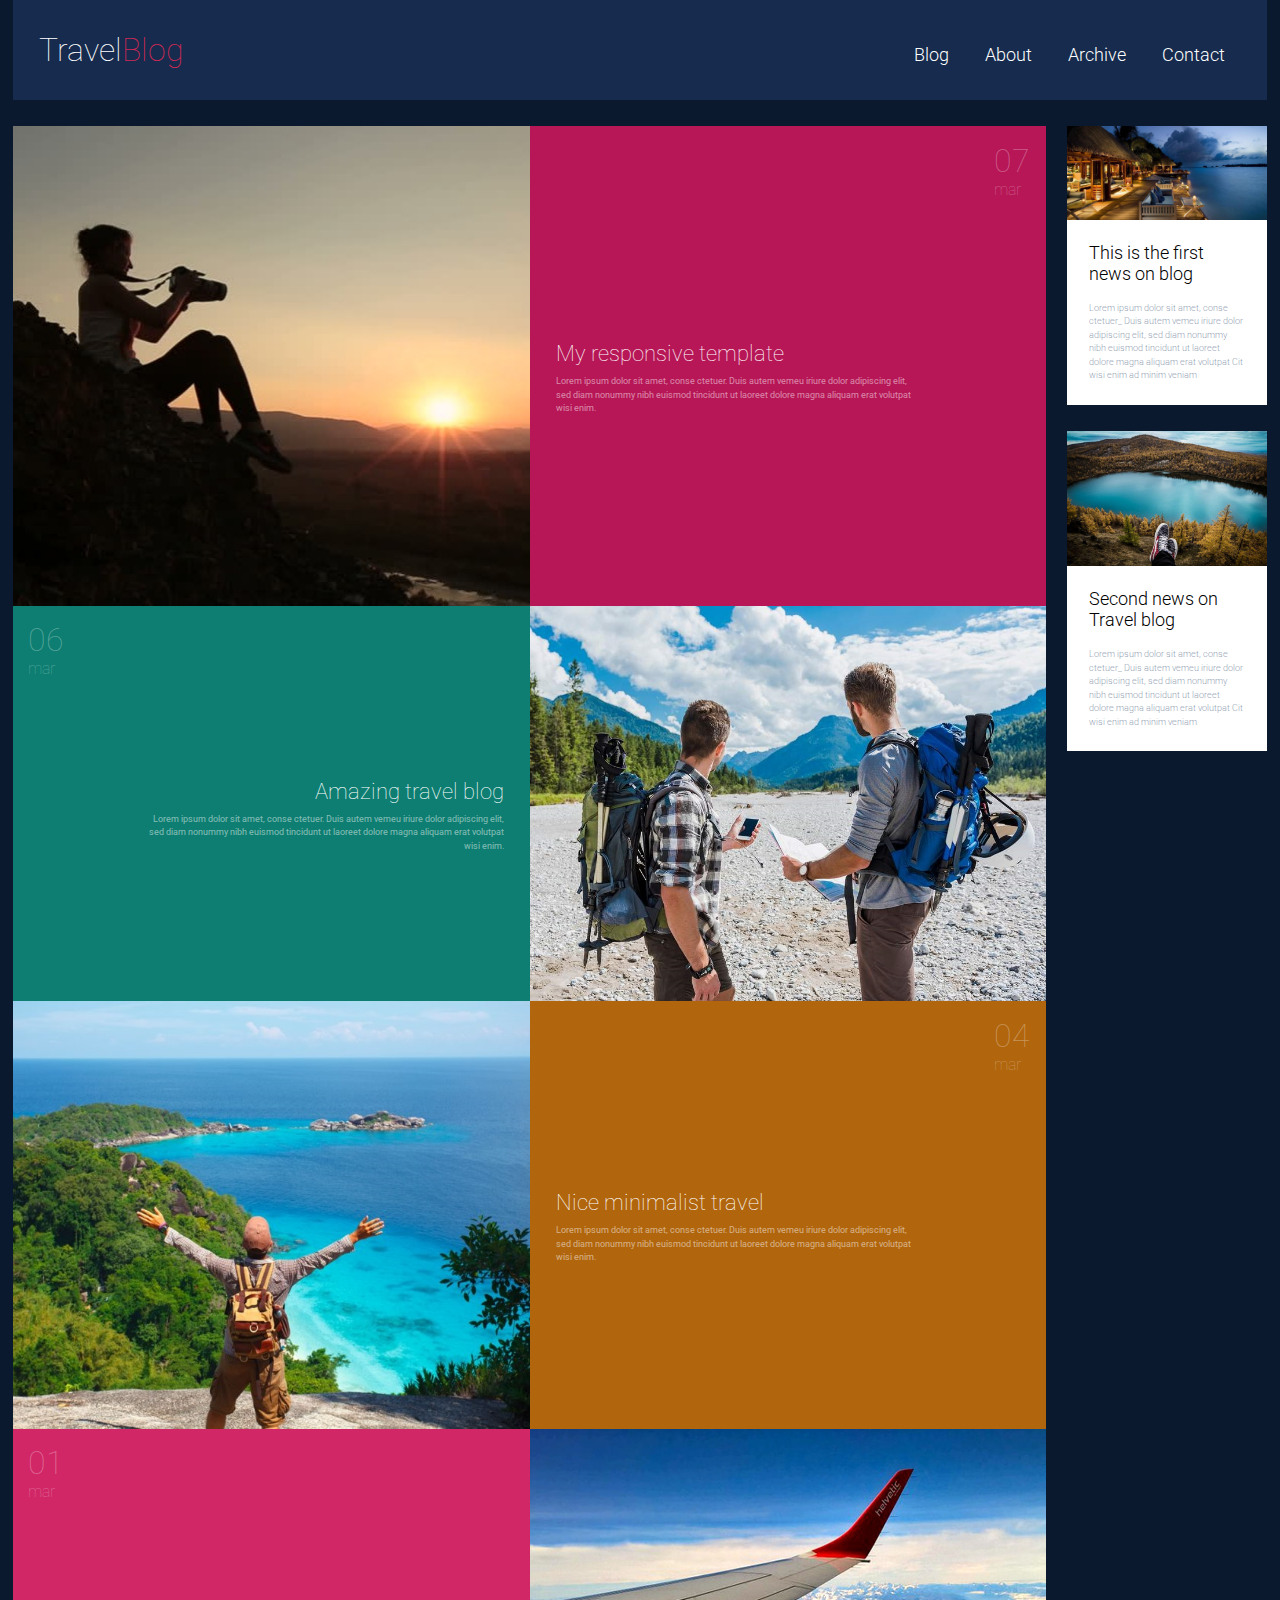
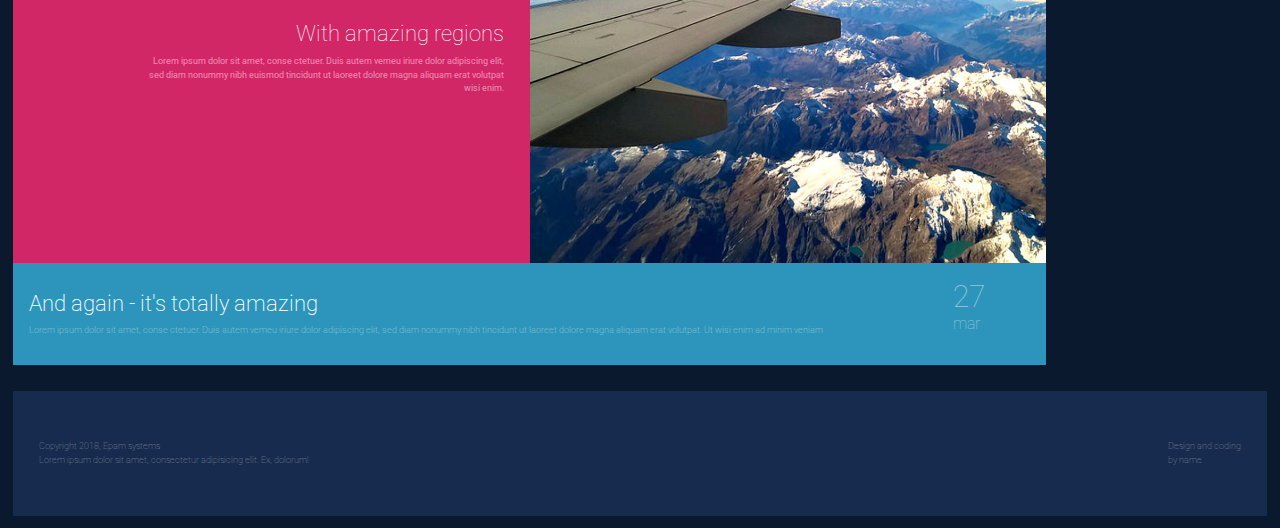
<file: FL11_HW5/homework/index.html>
<!DOCTYPE html>
<html lang="en">

<head>
    <meta charset="UTF-8">
    <meta name="viewport" content="width=device-width, initial-scale=1.0">
    <meta http-equiv="X-UA-Compatible" content="ie=edge">
    <link rel="stylesheet" href="css/styles.css">
    <link href='https://fonts.googleapis.com/css?family=Roboto:400,100,300,700&subset=latin,latin-ext' rel='stylesheet' type='text/css'>
    <title>Responsive</title>
</head>

<body>
    <header>
        <div class="nav_btn">
            <span></span>
            <span></span>
            <span></span>
        </div>
        <h1>Travel<span>Blog</span></h1>
        <nav class="navigation">
            <ul>
                <li><a href="#">Blog</a></li>
                <li><a href="#">About</a></li>
                <li><a href="#">Archive</a></li>
                <li><a href="#">Contact</a></li>
            </ul>
        </nav>
    </header>
    <main class="main">
        <section class="main_section">
            <section class="content_section">
                <div class="section_img post-1">
                    <img src="img/post1.jpg" alt="post1">
                </div>
                <div class="section_text post-1">
                    <h2>My responsive template</h2>
                    <p class="lorem_text"> Lorem ipsum dolor sit amet, conse ctetuer. Duis autem vemeu iriure dolor adipiscing elit, sed diam nonummy nibh euismod tincidunt ut laoreet dolore magna aliquam erat volutpat wisi enim.
                    </p>
                    <div class="date">
                        <p class="date_number">07</p>
                        <p class="date_month">mar</p>
                    </div>
                </div>
            </section>
            <section class="content_section">
                <div class="section_img post-2">
                    <img src="img/post2.jpg" alt="post2">
                </div>
                <div class="section_text post-2">
                    <h2>Amazing travel blog</h2>
                    <p class="lorem_text"> Lorem ipsum dolor sit amet, conse ctetuer. Duis autem vemeu iriure dolor adipiscing elit, sed diam nonummy nibh euismod tincidunt ut laoreet dolore magna aliquam erat volutpat wisi enim.
                    </p>
                    <div class="date">
                        <p class="date_number">06</p>
                        <p class="date_month">mar</p>
                    </div>
                </div>
            </section>
            <section class="content_section">
                <div class="section_img post-3">
                    <img src="img/post3.jpg" alt="post3">
                </div>
                <div class="section_text post-3">
                    <h2>Nice minimalist travel</h2>
                    <p class="lorem_text"> Lorem ipsum dolor sit amet, conse ctetuer. Duis autem vemeu iriure dolor adipiscing elit, sed diam nonummy nibh euismod tincidunt ut laoreet dolore magna aliquam erat volutpat wisi enim.
                    </p>
                    <div class="date">
                        <p class="date_number">04</p>
                        <p class="date_month">mar</p>
                    </div>
                </div>
            </section>
            <section class="content_section">
                <div class="section_img post-4">
                    <img src="img/post4.jpg" alt="post4">
                </div>
                <div class="section_text post-4">
                    <h2>With amazing regions</h2>
                    <p class="lorem_text"> Lorem ipsum dolor sit amet, conse ctetuer. Duis autem vemeu iriure dolor adipiscing elit, sed diam nonummy nibh euismod tincidunt ut laoreet dolore magna aliquam erat volutpat wisi enim.
                    </p>
                    <div class="date">
                        <p class="date_number">01</p>
                        <p class="date_month">mar</p>
                    </div>
                </div>
            </section>
            <footer class="main_footer">
                <div class="footer_text">
                    <h2>And again - it's totally amazing</h2>
                    <p>Lorem ipsum dolor sit amet, conse ctetuer. Duis autem vemeu iriure dolor adipiscing elit, sed diam nonummy nibh tincidunt ut laoreet dolore magna aliquam erat volutpat. Ut wisi enim ad minim veniam </p>
                </div>
                <div class="footer_date">
                    <p class="date_number">27</p>
                    <p class="date_month">mar</p>
                </div>
            </footer>
        </section>
        <aside class="main_aside">
            <article>
                <div class="article_img">
                    <img src="img/news1.jpg" alt="">
                </div>
                <div class="aticle_text">
                    <h3>This is the first news on blog</h3>
                    <p> Lorem ipsum dolor sit amet, conse ctetuer_ Duis autem vemeu iriure dolor adipiscing elit, sed diam nonummy nibh euismod tincidunt ut laoreet dolore magna aliquam erat volutpat Cit wisi enim ad minim veniam</p>
                </div>
            </article>
            <article>
                <div class="article_img">
                    <img src="img/news2.jpg" alt="">
                </div>
                <div class="aticle_text">
                    <h3>Second news on Travel blog</h3>
                    <p> Lorem ipsum dolor sit amet, conse ctetuer_ Duis autem vemeu iriure dolor adipiscing elit, sed diam nonummy nibh euismod tincidunt ut laoreet dolore magna aliquam erat volutpat Cit wisi enim ad minim veniam</p>
                </div>
            </article>
        </aside>
    </main>
    <footer class="bottom_footer">
        <div class="bottom_footer_left">
            <p>Copyright 2018, Epam systems</p>
            <p>Lorem ipsum dolor sit amet, consectetur adipisicing elit. Ex, dolorum!</p>
        </div>
        <div class="bottom_footer_right">
            <p>Design and coding</p>
            <p>by name</p>
        </div>
    </footer>
</body>

</html>
</file>
<file: FL11_HW1/homework/style.css>
html,body,div,span,applet,object,iframe,h1,h2,h3,h4,h5,h6,p,blockquote,pre,a,abbr,acronym,address,big,cite,code,del,dfn,em,font,img,ins,kbd,q,s,samp,small,strike,strong,sub,sup,tt,var,b,u,i,center,dl,dt,dd,ol,ul,li,fieldset,form,label,legend,table,caption,tbody,tfoot,thead,tr,th,td{background:transparent;border:0;margin:0;padding:0;vertical-align:baseline}body{line-height:1}h1,h2,h3,h4,h5,h6{clear:both;font-weight:normal}ol,ul{list-style:none}blockquote{quotes:none}blockquote:before,blockquote:after{content:'';content:none}del{text-decoration:line-through}table{border-collapse:collapse;border-spacing:0}a img{border:0}#container{float:left;margin:0 -240px 0 0;width:100%}#primary,#secondary{float:right;overflow:hidden;width:220px}#secondary{clear:right}#footer{clear:both;width:100%}.one-column #content{margin:0 auto;width:640px}.single-attachment #content{margin:0 auto;width:900px}body,input,textarea,.page-title span,.pingback a.url{font-family:Georgia,"Bitstream Charter",serif}h3#comments-title,h3#reply-title,#access .menu,#access div.menu ul,#cancel-comment-reply-link,.form-allowed-tags,#site-info,#site-title,#wp-calendar,.comment-meta,.comment-body tr th,.comment-body thead th,.entry-content label,.entry-content tr th,.entry-content thead th,.entry-meta,.entry-title,.entry-utility,#respond label,.navigation,.page-title,.pingback p,.reply,.widget-title,.wp-caption-text{font-family:"Helvetica Neue",Arial,Helvetica,"Nimbus Sans L",sans-serif}input[type="submit"]{font-family:"Helvetica Neue",Arial,Helvetica,"Nimbus Sans L",sans-serif}pre{font-family:"Courier 10 Pitch",Courier,monospace}code{font-family:Monaco,Consolas,"Andale Mono","DejaVu Sans Mono",monospace}#access .menu-header,div.menu,#colophon,#branding,#main,#wrapper{margin:0 auto;width:940px}#wrapper{background:#fff;margin-top:20px;padding:0 20px}#footer-widget-area{overflow:hidden}#footer-widget-area .widget-area{float:left;margin-right:20px;width:220px}#footer-widget-area #fourth{margin-right:0}#site-info{float:left;font-size:14px;font-weight:bold;width:700px}#site-generator{float:right;width:220px}body{background:#f1f1f1}body,input,textarea{color:#666;font-size:12px;line-height:18px}hr{background-color:#e7e7e7;border:0;clear:both;height:1px;margin-bottom:18px}p{margin-bottom:18px}ul{list-style:square;margin:0 0 18px 1.5em}ol{list-style:decimal;margin:0 0 18px 1.5em}ol ol{list-style:upper-alpha}ol ol ol{list-style:lower-roman}ol ol ol ol{list-style:lower-alpha}ul ul,ol ol,ul ol,ol ul{margin-bottom:0}dl{margin:0 0 24px 0}dt{font-weight:bold}dd{margin-bottom:18px}strong{font-weight:bold}cite,em,i{font-style:italic}big{font-size:131.25%}ins{background:#ffc;text-decoration:none}blockquote{font-style:italic;padding:0 3em}blockquote cite,blockquote em,blockquote i{font-style:normal}pre{background:#f7f7f7;color:#222;line-height:18px;margin-bottom:18px;overflow:auto;padding:1.5em}abbr,acronym{cursor:help}sup,sub{height:0;line-height:1;position:relative;vertical-align:baseline}sup{bottom:1ex}sub{top:.5ex}small{font-size:smaller}input{margin-bottom:10px}input[type="text"],input[type="password"],input[type="email"],input[type="url"],input[type="number"],textarea{background:#f9f9f9;border:1px solid #ccc;box-shadow:inset 1px 1px 1px rgba(0,0,0,0.1);-moz-box-shadow:inset 1px 1px 1px rgba(0,0,0,0.1);-webkit-box-shadow:inset 1px 1px 1px rgba(0,0,0,0.1);padding:2px}a:link{color:#06c}a:visited{color:#743399}a:active,a:hover{color:#ff4b33}.screen-reader-text{clip:rect(1px,1px,1px,1px);overflow:hidden;position:absolute !important;height:1px;width:1px}#header{padding:30px 0 0 0}#site-title{float:left;font-size:30px;line-height:36px;margin:0 0 18px 0;width:700px}#site-title a{color:#000;font-weight:bold;text-decoration:none}#site-description{color:#000;clear:right;float:right;font-style:italic;margin:15px 0 18px 0;opacity:.65;width:220px}#branding img{border-top:4px solid #000;border-bottom:1px solid #000;display:block;float:left}#access{background:#000;display:block;float:left;margin:0 auto;width:940px}#access .menu-header,div.menu{font-size:13px;margin-left:12px;width:928px}#access .menu-header ul,div.menu ul{list-style:none;margin:0}#access .menu-header li,div.menu li{float:left;position:relative}#access a{color:#aaa;display:block;line-height:38px;padding:0 10px;text-decoration:none}#access ul ul{box-shadow:0 3px 3px rgba(0,0,0,0.2);-moz-box-shadow:0 3px 3px rgba(0,0,0,0.2);-webkit-box-shadow:0 3px 3px rgba(0,0,0,0.2);display:none;position:absolute;top:38px;left:0;float:left;width:180px;z-index:99999}#access ul ul li{min-width:180px}#access ul ul ul{left:100%;top:0}#access ul ul a{background:#333;line-height:1em;padding:10px;width:160px;height:auto}#access li:hover>a,#access ul ul:hover>a{background:#333;color:#fff}#access ul li:hover>ul{display:block}#access ul li.current_page_item>a,#access ul li.current_page_ancestor>a,#access ul li.current-menu-ancestor>a,#access ul li.current-menu-item>a,#access ul li.current-menu-parent>a{color:#fff}* html #access ul li.current_page_item a,* html #access ul li.current_page_ancestor a,* html #access ul li.current-menu-ancestor a,* html #access ul li.current-menu-item a,* html #access ul li.current-menu-parent a,* html #access ul li a:hover{color:#fff}#main{clear:both;overflow:hidden;padding:40px 0 0 0}#content{margin-bottom:36px}#content,#content input,#content textarea{color:#333;font-size:16px;line-height:24px}#content p,#content ul,#content ol,#content dd,#content pre,#content hr{margin-bottom:24px}#content ul ul,#content ol ol,#content ul ol,#content ol ul{margin-bottom:0}#content pre,#content kbd,#content tt,#content var{font-size:15px;line-height:21px}#content code{font-size:13px}#content dt,#content th{color:#000}#content h1,#content h2,#content h3,#content h4,#content h5,#content h6{color:#000;line-height:1.5em;margin:0 0 20px 0}#content table{border:1px solid #e7e7e7;margin:0 -1px 24px 0;text-align:left;width:100%}#content tr th,#content thead th{color:#777;font-size:12px;font-weight:bold;line-height:18px;padding:9px 24px;border-right:1px solid #e7e7e7}#content tr td{border-top:1px solid #e7e7e7;padding:6px 24px;border-right:1px solid #e7e7e7}#content tr.odd td{background:#f2f7fc}.hentry{margin:0 0 48px 0}.home .sticky{background:#f2f7fc;border-top:4px solid #000;margin-left:-20px;margin-right:-20px;padding:18px 20px}.single .hentry{margin:0 0 36px 0}.page-title{color:#000;font-size:14px;font-weight:bold;margin:0 0 36px 0}.page-title span{color:#333;font-size:16px;font-style:italic;font-weight:normal}.page-title a:link,.page-title a:visited{color:#777;text-decoration:none}.page-title a:active,.page-title a:hover{color:#ff4b33}#content .entry-title{color:#000;font-size:21px;font-weight:bold;line-height:1.3em;margin-bottom:0}.entry-title a:link,.entry-title a:visited{color:#000;text-decoration:none}.entry-title a:active,.entry-title a:hover{color:#ff4b33}.entry-meta{color:#777;font-size:12px}.entry-meta abbr,.entry-utility abbr{border:0}.entry-meta abbr:hover,.entry-utility abbr:hover{border-bottom:1px dotted #666}.single-author .by-author{position:absolute !important;clip:rect(1px 1px 1px 1px);clip:rect(1px,1px,1px,1px)}.entry-content,.entry-summary{clear:both;padding:12px 0 0 0}.entry-content .more-link{white-space:nowrap}#content .entry-summary p:last-child{margin-bottom:12px}.entry-content fieldset{border:1px solid #e7e7e7;margin:0 0 24px 0;padding:24px}.entry-content fieldset legend{background:#fff;color:#000;font-weight:bold;padding:0 24px}.entry-content input{margin:0 0 24px 0}.entry-content input.file,.entry-content input.button{margin-right:24px}.entry-content label{color:#777;font-size:12px}.entry-content select{margin:0 0 24px 0}.entry-content sup,.entry-content sub{font-size:10px}.entry-content blockquote.left{float:left;margin-left:0;margin-right:24px;text-align:right;width:33%}.entry-content blockquote.right{float:right;margin-left:24px;margin-right:0;text-align:left;width:33%}.page-link{clear:both;color:#000;font-weight:bold;line-height:48px;word-spacing:.5em}.page-link a:link,.page-link a:visited{background:#f1f1f1;color:#333;font-weight:normal;padding:.5em .75em;text-decoration:none}.home .sticky .page-link a{background:#d9e8f7}.page-link a:active,.page-link a:hover{color:#ff4b33}body.page .edit-link{clear:both;display:block}#entry-author-info{background:#f2f7fc;border-top:4px solid #000;clear:both;font-size:14px;line-height:20px;margin:24px 0;overflow:hidden;padding:18px 20px}#entry-author-info #author-avatar{background:#fff;border:1px solid #e7e7e7;float:left;height:60px;margin:0 -104px 0 0;padding:11px}#entry-author-info #author-description{float:left;margin:0 0 0 104px}#entry-author-info h2{color:#000;font-size:100%;font-weight:bold;margin-bottom:0}.entry-utility{clear:both;color:#777;font-size:12px;line-height:18px}.entry-meta a,.entry-utility a{color:#777}.entry-meta a:hover,.entry-utility a:hover{color:#ff4b33}#content .video-player{padding:0}.format-standard .wp-video,.format-standard .wp-audio-shortcode,.format-audio .wp-audio-shortcode,.format-standard .video-player{margin-bottom:24px}.home #content .format-aside p,.home #content .category-asides p{font-size:14px;line-height:20px;margin-bottom:10px;margin-top:0}.format-gallery .size-thumbnail img,.category-gallery .size-thumbnail img{border:10px solid #f1f1f1;margin-bottom:0}.format-gallery .gallery-thumb,.category-gallery .gallery-thumb{float:left;margin-right:20px;margin-top:-4px}.home #content .format-gallery .entry-utility,.home #content .category-gallery .entry-utility{padding-top:4px}.attachment .entry-content .entry-caption{font-size:140%;margin-top:24px}.attachment .entry-content .nav-previous a:before{content:'\2190\00a0'}.attachment .entry-content .nav-next a:after{content:'\00a0\2192'}#content img.size-auto,#content img.size-full,#content img.size-large,#content img.size-medium,#content .entry-attachment img,#content .widget-container img{max-width:100%;height:auto}#ie8 #content img.size-auto,#ie8 #content img.size-full,#ie8 #content img.size-large,#ie8 #content img.size-medium,#ie8 #content .entry-attachment img{width:auto}.alignleft,img.alignleft{display:inline;float:left;margin-right:24px;margin-top:4px}.alignright,img.alignright{display:inline;float:right;margin-left:24px;margin-top:4px}.aligncenter,img.aligncenter{clear:both;display:block;margin-left:auto;margin-right:auto}img.alignleft,img.alignright,img.aligncenter{margin-bottom:12px}.wp-caption{background:#f1f1f1;line-height:18px;margin-bottom:20px;max-width:100%;padding:4px;text-align:center}.wp-caption img{margin:5px 5px 0;max-width:622px}.wp-caption p.wp-caption-text{color:#777;font-size:12px;margin:5px}.wp-smiley{margin:0}.gallery{margin:0 auto 18px}.gallery .gallery-item{float:left;margin-top:0;text-align:center}.gallery-columns-1 .gallery-item{width:100%}.gallery-columns-2 .gallery-item{width:50%}.gallery-columns-3 .gallery-item{width:33%}.gallery-columns-4 .gallery-item{width:25%}.gallery-columns-5 .gallery-item{width:20%}.gallery-columns-6 .gallery-item{width:16%}.gallery-columns-7 .gallery-item{width:14%}.gallery-columns-8 .gallery-item{width:12%}.gallery-columns-9 .gallery-item{width:11%}.gallery-columns-1 img{max-width:620px}.gallery-columns-2 img{max-width:288px}.gallery-columns-3 img{max-width:177px}.gallery-columns-4 img{max-width:122px}.gallery-columns-5 img{max-width:88px}.gallery-columns-6 img{max-width:66px}.gallery-columns-7 img{max-width:50px}.gallery-columns-8 img{max-width:39px}.gallery-columns-9 img{max-width:29px}.gallery-item img{height:auto}.gallery-columns-2 .attachment-medium{max-width:92%;height:auto}.gallery-columns-4 .attachment-thumbnail{max-width:84%;height:auto}.gallery .gallery-caption{color:#777;font-size:12px;margin:0 0 12px}.gallery dl{margin:0}.gallery img{border:10px solid #f1f1f1}.gallery br+br{display:none}#content .entry-attachment img{display:block;margin:0 auto}.navigation{color:#777;font-size:12px;line-height:18px;overflow:hidden}.navigation a:link,.navigation a:visited{color:#777;text-decoration:none}.navigation a:active,.navigation a:hover{color:#ff4b33}.nav-previous{float:left;width:50%}.nav-next{float:right;text-align:right;width:50%}#nav-above{margin:0 0 18px 0}#nav-above{display:none}.paged #nav-above,.single #nav-above{display:block}#nav-below{margin:-18px 0 0 0}#comments{clear:both}#comments .navigation{padding:0 0 18px 0}h3#comments-title,h3#reply-title{color:#000;font-size:20px;font-weight:bold;margin-bottom:0}h3#comments-title{padding:24px 0}.commentlist{list-style:none;margin:0}.commentlist li.comment{border-bottom:1px solid #e7e7e7;line-height:24px;margin:0 0 24px 0;padding:0 0 0 56px;position:relative}.commentlist li:last-child{border-bottom:0;margin-bottom:0}#comments .comment-body ul,#comments .comment-body ol{margin-bottom:18px}#comments .comment-body p:last-child{margin-bottom:6px}#comments .comment-body blockquote p:last-child{margin-bottom:24px}.commentlist ol{list-style:decimal}.commentlist .avatar{position:absolute;top:4px;left:0}.comment-author cite{color:#000;font-style:normal;font-weight:bold}.comment-author .says{font-style:italic}.comment-meta{font-size:12px;margin:0 0 18px 0}.comment-meta a:link,.comment-meta a:visited{color:#777;text-decoration:none}.comment-meta a:active,.comment-meta a:hover{color:#ff4b33}.commentlist .bypostauthor>div{background:#f2f7fc;border-top:4px solid #000;margin-bottom:10px;padding:10px 0 0 20px}.reply{font-size:12px;padding:0 0 24px 0}.reply a,a.comment-edit-link{color:#777}.reply a:hover,a.comment-edit-link:hover{color:#ff4b33}.commentlist .children{list-style:none;margin:0}.commentlist .children li{border:0;margin:0}.nopassword,.nocomments{display:none}#comments .pingback{border-bottom:1px solid #e7e7e7;margin-bottom:18px;padding-bottom:18px}.commentlist li.comment+li.pingback{margin-top:-6px}#comments .pingback p{color:#777;display:block;font-size:12px;line-height:18px;margin:0}#comments .pingback .url{font-size:13px;font-style:italic}input[type="submit"]{color:#333}form{text-align:right}input{width:200px}#respond{border-top:1px solid #e7e7e7;margin:24px 0;overflow:hidden;position:relative}#respond p{margin:0}#respond .comment-notes{margin-bottom:1em}.form-allowed-tags{line-height:1em}.children #respond{margin:0 48px 0 0}h3#reply-title{margin:18px 0}#comments-list #respond{margin:0 0 18px 0}#comments-list ul #respond{margin:0}#cancel-comment-reply-link{font-size:12px;font-weight:normal;line-height:18px}#respond .required{color:#ff4b33;font-weight:bold}#respond label{color:#777;font-size:12px}#respond input{margin:0 0 9px;width:98%}#respond textarea{width:98%}#respond .form-allowed-tags{color:#777;font-size:12px;line-height:18px}#respond .form-allowed-tags code{font-size:11px}#respond .form-submit{margin:12px 0}#respond .form-submit input{font-size:14px;width:auto}.widget-area ul{list-style:none;margin-left:0}.widget-area ul ul{list-style:square;margin-left:1.3em}.widget-area select{max-width:100%}.widget_search #s{width:60%}.widget_search label{display:none}.widget-container{word-wrap:break-word;-webkit-hyphens:auto;-moz-hyphens:auto;hyphens:auto;margin:0 0 18px 0}.widget-container .wp-caption img{margin:auto}.widget-container.widget_image .wp-caption{width:auto}.widget-container.widget_image .wp-caption img{margin-left:-8px}.widget-title{color:#222;font-size:14px;font-weight:bold}.widget-area a:link,.widget-area a:visited{text-decoration:none}.widget-area a:active,.widget-area a:hover{text-decoration:underline}.widget-area .entry-meta{font-size:11px}#wp_tag_cloud div{line-height:1.6em}#wp-calendar{width:100%}#wp-calendar caption{color:#222;font-size:14px;font-weight:bold;padding-bottom:4px;text-align:left}#wp-calendar thead{font-size:11px}#wp-calendar tbody{color:#aaa}#wp-calendar tbody td{background:#f5f5f5;border:1px solid #fff;padding:3px 0 2px;text-align:center}#wp-calendar tbody .pad{background:0}#wp-calendar tfoot #next{text-align:right}.widget_rss a.rsswidget{color:#000}.widget_rss a.rsswidget:hover{color:#ff4b33}.widget_rss .widget-title img{width:11px;height:11px}#main .widget-area ul{margin-left:0;padding:0 20px 0 0}#main .widget-area ul ul{border:0;margin-left:1.3em;padding:0}#main .widget-container.music-player ul{margin:0}#footer{margin-bottom:20px}#colophon{border-top:4px solid #000;margin-top:-4px;overflow:hidden;padding:18px 0}#site-info{font-weight:bold}#site-info a{color:#000;text-decoration:none}#site-generator{font-style:italic;position:relative}#site-generator a{background:url(images/wordpress.png) center left no-repeat;color:#666;display:inline-block;line-height:16px;padding-left:20px;text-decoration:none}#site-generator a:hover{text-decoration:underline}img#wpstats{display:block;margin:0 auto 10px}pre{-webkit-text-size-adjust:140%}code{-webkit-text-size-adjust:160%}#access,.entry-meta,.entry-utility,.navigation,.widget-area{-webkit-text-size-adjust:120%}#site-description{-webkit-text-size-adjust:none}@media print{body{background:none !important}#wrapper{clear:both !important;display:block !important;float:none !important;position:relative !important}#header{border-bottom:2pt solid #000;padding-bottom:18pt}#colophon{border-top:2pt solid #000}#site-title,#site-description{float:none;line-height:1.4em;margin:0;padding:0}#site-title{font-size:13pt}.entry-content{font-size:14pt;line-height:1.6em}.entry-title{font-size:21pt}#access,#branding img,#respond,.comment-edit-link,.edit-link,.navigation,.page-link,.widget-area{display:none !important}#container,#header,#footer{margin:0;width:100%}#content,.one-column #content{margin:24pt 0 0;width:100%}.wp-caption p{font-size:11pt}#site-info,#site-generator{float:none;width:auto}#colophon{width:auto}img#wpstats{display:none}#site-generator a{margin:0;padding:0}#entry-author-info{border:1px solid #e7e7e7}#main{display:inline}.home .sticky{border:0}}img{width:140px;vertical-align:middle;display:block;margin:0 auto;margin-left:calc(50% - 50px);margin-bottom:20px}nav>a{padding:10px;color:#0279c1}nav>a b:hover{color:#00527a}nav>a:visited{color:#0279c1}article{padding-left:10px}footer{margin-top:20px;padding:40px 20px;text-align:center;background:#3333}
</file>
<file: FL11_HW11/homework/assets/material-icons/material-icons.css>
@font-face {
  font-family: 'Material Icons';
  font-style: normal;
  font-weight: 400;
  src: url(MaterialIcons-Regular.eot); /* For IE6-8 */
  src: local('Material Icons'),
       local('MaterialIcons-Regular'),
       url(MaterialIcons-Regular.woff2) format('woff2'),
       url(MaterialIcons-Regular.woff) format('woff'),
       url(MaterialIcons-Regular.ttf) format('truetype');
}

.material-icons {
  font-family: 'Material Icons';
  font-weight: normal;
  font-style: normal;
  font-size: 24px;  /* Preferred icon size */
  display: inline-block;
  line-height: 1;
  text-transform: none;
  letter-spacing: normal;
  word-wrap: normal;
  white-space: nowrap;
  direction: ltr;

  /* Support for all WebKit browsers. */
  -webkit-font-smoothing: antialiased;
  /* Support for Safari and Chrome. */
  text-rendering: optimizeLegibility;

  /* Support for Firefox. */
  -moz-osx-font-smoothing: grayscale;

  /* Support for IE. */
  font-feature-settings: 'liga';
}
</file>
<file: FL11_HW11/homework/assets/styles.css>
body {
    margin: 5px auto;
    width: 800px;
    font-family: sans-serif;
    color: #00B6FF;
}

h1 {
    margin: 15px auto;
    width: 250px;
    font-weight: normal;
}

input {
    float: left;
    width: 724px;
    margin: 0px 0px;
    margin-right: 16px;
    color: #D7DEE4;
    height: 23px;
    border: 2px solid #D7DEE4;
    padding: 10px;
}

#inputValue2 {
    padding: 0;
    margin-bottom: 3px;
}

button {
    float: left;
    padding: 0;
    border: 0;
    /* color: #82CAF7; */
}

.material-icons {
    font-size: 33px;
    background-color: white;
    margin-top: 8px;
    color: #82CAF7;
}

hr {
    margin-top: 73px;
    border: solid 2px #E7F7FF;
}

li {
    width: 780px;
    margin: 10px auto;
    list-style-type: none;
    display: flex;
    align-items: flex-end;
    flex-direction: row-reverse;
    position: relative;
}

.close {
    float: left;
    background-color: white;
    color: #82CAF7;
    margin-left: 17px;
}

.add {
    background-color: white;
    float: left;
    flex-direction: row;
    color: #CCD6DC;
}

.edit {
    color: #82CAF7;
}

.save {
    color: #82CAF7;
}

span {
    vertical-align: bottom;
    width: 100%;
    height: 22px;
    line-height: 12px;
    margin-bottom: 1px;
}

img {
    position: absolute;
    bottom: 50px;
    top: 570px;
    left: 715px;
}

ul {
    padding-left: 20px;
}
</file>
<file: FL11_HW2/homework/css/general.css>
/* 

please don't edit this styles

*/

h2.tm-section-title {
    color: lightskyblue;
}

a:focus {
    color: #666;
    outline: 0
}

ul {
    padding: 0;
    margin: 0
}

body {
    background-color: #f5f5f5;
    color: #000;
    font-family: 'Open Sans', Helvetica, Arial, sans-serif;
    font-size: 16px;
    font-weight: 300;
    padding-top: 30px;
    overflow-x: hidden
}

section:before {
    position: absolute;
    z-index: 1
}

.box,
.tm-content-box,
.tm-main-nav {
    background-color: #fff
}

.tm-sidebar {
    z-index: 10;
    position: fixed;
    left: 0;
    right: 0;
    top: 0;
    width: 100%;
}

.tm-sidebar ul{
    margin: 0px;
    display: flex;
}

.tm-main-nav {
    font-size: 1.5em;
    text-align: center
}

.tm-nav-item {
    list-style: none;
    width: 100%;
}

.tm-nav-item-link {
    border: 1px solid transparent;
    color: #666;
    display: block;
    padding: 10px;
    width: 100%;
    -webkit-transition: all .3s ease;
    transition: all .3s ease
}

.carousel-indicators li,
.tm-banner-inner {
    border: 1px solid lightgrey
}


.tm-nav-item-link.active,
.tm-nav-item-link:hover {
    color: #666;
    text-decoration: none;
}

.tm-nav-item-link:focus {
    text-decoration: none
}

.tm-banner-text,
.tm-banner-title,
.tm-section-title {
    color: #666;
    font-weight: 300;
    margin: 0
}

.tm-section-title {
    margin-bottom: 20px
}

.tm-section-title-box {
    margin-bottom: 0
}

.tm-banner-title {
    font-size: 3.3em;
    letter-spacing: 2px;
    text-transform: uppercase
}

.tm-main-content {
    padding-top: 70px;
}

.tm-content-box {
    overflow: hidden;
    margin-bottom: 30px
}

.padding-medium {
    padding: 40px
}

.tm-banner {
    padding: 30px
}

.tm-banner-inner {
    padding: 30px 0;
    height: 100%;
    text-align: center;
    display: flex;
    -webkit-box-orient: vertical;
    -webkit-box-direction: normal;
    -webkit-flex-direction: column;
    -ms-flex-direction: column;
    flex-direction: column;
    -webkit-box-align: center;
    -webkit-align-items: center;
    -ms-flex-align: center;
    align-items: center;
    -webkit-box-pack: center;
    -webkit-justify-content: center;
    -ms-flex-pack: center;
    justify-content: center
}

.tm-banner-inner img{
    width: 120px;
}

.tm-banner-text {
    font-size: 1.4em
}

.boxes,
.tm-box-bg-title {
    display: -webkit-box;
    display: -webkit-flex;
    display: -ms-flexbox
}

/*.flex-item {*/
    /*-webkit-box-flex: 0 1 auto;*/
    /*-webkit-flex: 0 1 auto;*/
    /*-ms-flex: 0 1 auto;*/
    /*flex: 0 1 auto*/
/*}*/

.section-description {
    line-height: 1.8;
    margin-bottom: 25px
}

.section-description:last-child {
    margin-bottom: 0
}

.tm-team-description-container {
    max-width: 500px
}

.tm-team-info {
    display: flex
}

.box {
    list-style: none;
    width: 33.3333%;
    height: auto;
}

.box-bg {
    position: relative
}

.box-img {
    width: 100%;
}

.tm-box-bg-title {
    position: absolute;
    top: 0;
    right: 0;
    bottom: 0;
    left: 0;
    display: flex;
    -webkit-box-align: center;
    -webkit-align-items: center;
    -ms-flex-align: center;
    align-items: center;
    -webkit-box-pack: center;
    -webkit-justify-content: center;
    -ms-flex-pack: center;
    justify-content: center
}

.boxes {
    display: flex;
    -webkit-flex-wrap: wrap;
    -ms-flex-wrap: wrap;
    flex-wrap: wrap
}

.gallery-container a {
    cursor: -webkit-zoom-in;
    cursor: zoom-in
}

.carousel {
    position: relative;
    height: auto;
    padding: 50px 50px 80px;
    text-align: center
}

.carousel-indicators {
    bottom: 30px
}

.carousel-content {
    color: #000;
    display: -webkit-box;
    display: -webkit-flex;
    display: -ms-flexbox;
    display: flex;
    -webkit-box-align: center;
    -webkit-align-items: center;
    -ms-flex-align: center;
    align-items: center
}

.carousel-indicators .active {
    background-color: lightgrey
}

.contact-form {
    overflow: hidden
}

.form-control {
    border-radius: 0;
    font-size: 1em
}

.form-control:focus {
    border-color: lightgrey;
    box-shadow: inset 0 1px 1px rgba(0, 0, 0, .075), 0 0 8px rgba(153, 153, 153, .45)
}

.form-group {
    margin-bottom: 20px
}

.form-group-2-col-left {
    padding-left: 0;
    padding-right: 5px
}

.form-group-2-col-right {
    padding-right: 0;
    padding-left: 5px
}

.mandatory-field:after {
    position: absolute;
    top: 0;
    right: 7px
}

.carousel-inner>.carousel-item>a>img, .carousel-inner>.carousel-item>img, .img-contact-us {
    width: 100%;
}

.tm-footer {
    color: #666;
    padding-bottom: 15px
}
</file>
<file: FL11_HW2/homework/css/style.css>
.tm-box-bg-title:hover {
        color: white;
        background-color: lightskyblue;
        font-weight: bold;
    }
    
    #home,
    .tm-sidebar {
        box-shadow: 0 0 10px 5px rgba(61, 55, 61, 0.7);
    }
    
    .tm-banner {
        background: #76cdd7;
    }
    
    .tm-banner-inner {
        background: white;
        text-shadow: 0px 3px 0px #76cdd7, 0px 3px 0px #76cdd7, 0px 12px 2px#76cdd7, 0px 17px 30px#76cdd7;
        letter-spacing: 5px;
        word-spacing: 10px;
    }
    
    section::before {
        content: '';
        display: block;
        width: 0;
        height: 0;
        border-top: 45px solid #87cefa;
        border-right: 45px solid transparent;
    }
    
    section {
        box-shadow: 0 0 10px 5px rgba(61, 55, 61, 0.7);
    }
    
    .padding-medium h2 {
        color: #76cdd7;
        text-align: center;
    }
    
    h2.tm-section-title {
        color: #76cdd7;
    }
    
    .padding-medium ol {
        list-style: lower-roman;
    }
    
    .padding-medium a {
        color: black;
    }
    
    a:visited[href="index.html"] {
        color: #ffb347;
    }
    
    a:hover[href="#"] {
        color: #ffb347;
        border-left: 3px solid #ffb347;
        font-weight: bold;
        text-decoration: none;
        cursor: default;
    }
    
    .text::after {
        content: "New";
        color: red;
        font-size: 50%;
        vertical-align: top;
        font-weight: bold;
    }
    
    h2.tm-section-title {
        text-align: left;
        color: #87cefa;
    }
    
    p.tm-section-description:nth-child(even) {
        font-style: italic;
        text-indent: 25px;
        line-height: 2.0
    }
    
    p.tm-section-description:nth-child(odd) {
        text-indent: 25px;
        line-height: 2.0
    }
    
    .gallery-container p {
        font-style: italic;
    }
    
    .gallery-container p::first-letter {
        font-size: 2rem;
    }
    
    .box-work:nth-child(even) {
        background: rgb(233, 231, 231);
    }
    
    .carousel-description {
        text-align: center;
    }
    
    #contact_email,
    #contact_name,
    #contact_subject {
        border-bottom-color: #87cefa;
        border-left-style: hidden;
        border-right-style: hidden;
        border-top-style: hidden;
        border-width: 2px;
    }
    
    .form-control:focus {
        background: #76cdd7;
        border-style: solid;
        border-color: #87cefa;
        color: white;
    }
    
    .mandatory-field::after {
        content: "";
        background: url(../img/email-icon.png) no-repeat;
        background-size: 30px;
        background-position: right;
        top: 4px;
        width: 30px;
        height: 30px;
    }
    
    .form-control {
        border-width: 2px;
        border-color: #87cefa;
        border-radius: 5px;
    }
    
    .form-control:focus {
        border: 2px solid #87cefa;
    }
    
    .btn-primary {
        background: white;
        color: #87cefa;
        border-color: #87cefa;
        border-radius: 0;
        float: right;
    }
    
    .btn-primary:hover {
        background: #87cefa;
        border: none;
    }
    
    .tm-nav-item:hover {
        background: rgb(245, 242, 242);
    }
    
    .carousel-content .flex-item h2 {
        text-align: center;
    }
    
    textarea {
        resize: none;
        border: lightskyblue;
    }
    
    .tm-banner-text {
        animation: 3s 3s rotate;
    }
    
    .flex-2-col {
        display: flex;
    }
    
    .tm-team-description-container {
        display: flex;
        flex-direction: column;
        justify-content: center;
    }
    
    .box.box-work {
        padding: 10px;
    }
    
    @keyframes rotate {
        0% {
            transform: rotateY(360deg);
        }
        100% {
            transform: rotateY(0deg);
        }
    }
    
    @media print {
        #contact,
        .tm-team-img,
        .gallery-container,
        .tm-main-nav,
        .img-fluid,
        .carousel-indicators {
            display: none;
        }
        .tm-section-title,
        #tmCarousel {
            text-align: center;
        }
        .container {
            max-width: 1000px;
        }
        .tm-team-description-container {
            max-width: 1000px;
            padding-top: 0px;
        }
        .tm-banner {
            padding: 10px;
        }
        .tm-main-content {
            padding-top: 0px;
        }
        .tm-section-title {
            margin-bottom: 0px;
        }
        .tm-content-box {
            max-width: 1000px;
            margin-bottom: 0;
        }
        p.tm-section-description:nth-child(even) {
            font-style: normal;
            font-size: 11px;
            text-align: center;
        }
        p.tm-section-description:nth-child(odd) {
            font-style: normal;
            font-size: 11px;
            text-align: center;
            line-height: 1.5;
        }
        h2 {
            color: lightskyblue;
            font-weight: 300;
            text-align: center;
        }
        .padding-medium ol {
            width: 305px;
            margin-left: auto;
            margin-right: auto;
        }
        .padding-medium li {
            list-style-type: none;
            text-align: center;
        }
        .padding-medium a {
            font-size: 11px;
            color: black;
        }
        li:nth-child(odd) {
            text-align: left;
        }
        li:nth-child(even) {
            text-align: right;
        }
        li:first-letter {
            color: lightskyblue;
            font-size: 2rem;
        }
        .tm-footer {
            padding-top: 0px;
            margin-top: 0px;
        }
        section::before {
            content: '';
            display: none;
        }
        h2.tm-section-title {
            text-align: center;
        }
        .text::after {
            display: none;
        }
        .tm-banner-inner {
            letter-spacing: normal;
            word-spacing: normal;
        }
        .padding-medium {
            padding: 0;
        }
        .heading ol>li>a:visited {
            color: black;
            text-decoration: none;
        }
        .carousel {
            padding: 5px 5px 5px;
        }
    }
</file>
<file: FL11_HW3/homework/css/style1.css>
body {
  margin: 0px;
  background: #ffffff; }

.footer {
  background: #21232e;
  color: #bbc3ce;
  width: 100%;
  height: 300px;
  font-family: "Hind", sans-serif; }
  .footer .footer-wrap {
    display: flex;
    align-items: center;
    justify-content: space-between;
    padding-top: 140px;
    font-family: "Hind", sans-serif; }
    .footer .footer-wrap .landing-logo {
      display: flex;
      margin-left: 120px;
      padding-top: 20px; }
      .footer .footer-wrap .landing-logo .logo-position, .footer .footer-wrap .landing-logo img {
        margin-right: 20px; }
      .footer .footer-wrap .landing-logo p {
        display: flex;
        flex-direction: column;
        margin: 0px;
        justify-content: center;
        font-family: "Hind", sans-serif;
        font-weight: 580;
        font-size: 26px;
        line-height: 1;
        align-items: center; }
        .footer .footer-wrap .landing-logo p span {
          font-weight: 380;
          font-size: 12px; }
    .footer .footer-wrap .footer_text {
      max-width: 395px;
      height: max-content;
      font-size: 18px;
      line-height: 1.5; }
    .footer .footer-wrap .footer-cr {
      margin-right: 120px; }

.header {
  background: url("../img/m-h-day.jpg");
  height: 880px;
  border-radius: 0 0 40em/25em 0;
  background-position: center;
  background-size: auto 127%;
  color: #2c2f3c; }
  .header .landing-logo {
    display: flex;
    margin-left: 120px;
    padding-top: 20px; }
    .header .landing-logo img {
      margin-right: 20px; }
    .header .landing-logo p {
      display: flex;
      flex-direction: column;
      margin: 0px;
      justify-content: center;
      font-family: "Hind", sans-serif;
      font-weight: 580;
      font-size: 26px;
      line-height: 1;
      align-items: center; }
      .header .landing-logo p span {
        font-weight: 380;
        font-size: 12px; }
  .header .header_heading {
    font-size: 85px;
    width: 600px;
    height: 100px;
    font-weight: bold;
    margin-left: 120px;
    margin-top: 70px;
    font-family: "Source Sans Pro", sans-serif;
    line-height: 80px;
    position: relative;
    z-index: 1; }
    .header .header_heading:after {
      content: "";
      display: block;
      width: 357px;
      height: 28px;
      background-color: #14a0c7;
      position: absolute;
      top: 135px;
      z-index: -1; }
  .header .header_text {
    white-space: pre-line;
    margin-left: 120px;
    font-size: 18px;
    font-family: "Hind", sans-serif;
    margin-top: 120px;
    line-height: 1.5; }
  .header .header_button {
    margin-left: 120px;
    background: #699900;
    color: white;
    font-size: 18px;
    width: 155px;
    height: 55px;
    border-radius: 5px;
    border-color: #699900;
    border-image: none;
    border-style: none;
    margin-top: 60px;
    font-weight: bold; }

.section .section_text {
  color: #2c2f3c;
  text-align: center;
  font-weight: 530;
  font-size: 45px;
  font-family: "Source Sans Pro", sans-serif;
  position: relative;
  z-index: 1; }
  .section .section_text:after {
    content: "";
    position: absolute;
    display: block;
    width: 200px;
    height: 14px;
    background-color: #14a0c7;
    top: 38px;
    left: 800px;
    z-index: -1; }
.section .section_card_wrap {
  display: flex;
  width: 1360px;
  height: 500px;
  margin: 1px 120px 300px 120px; }
  .section .section_card_wrap .section_card {
    padding: 20px 20px 0 20px;
    background: #21232e;
    width: 500px;
    height: 500px;
    border-radius: 10px;
    text-align: center;
    margin: 0 10px; }
    .section .section_card_wrap .section_card:last-child .section_card_text {
      padding-top: 20px; }
    .section .section_card_wrap .section_card .section_card_heading {
      color: #ffffff;
      font-size: 25px;
      font-family: "Source Sans Pro", sans-serif;
      font-weight: bold;
      margin-top: 10px;
      position: relative;
      z-index: 1;
      display: inline-block;
      margin-bottom: 10px; }
      .section .section_card_wrap .section_card .section_card_heading:after {
        content: "";
        display: block;
        width: 100%;
        height: 12px;
        background-color: #14a0c7;
        position: absolute;
        bottom: 0px;
        z-index: -1; }
    .section .section_card_wrap .section_card .section_card_img {
      width: 390px;
      height: 270px;
      border-radius: 10px; }
    .section .section_card_wrap .section_card .section_card_text {
      text-align: center;
      color: #bbc3ce;
      font-family: "Hind", sans-serif;
      font-size: 18px;
      line-height: 1.5; }
.section .section_banner {
  width: 1040px;
  height: 185px;
  margin-left: 270px;
  margin-top: -90px;
  background: linear-gradient(to right, #639313, #315fc8);
  border-radius: 10px;
  display: flex;
  justify-content: space-around;
  align-items: center;
  z-index: 3;
  position: absolute; }
  .section .section_banner .section_banner_heading {
    color: #2c2f3c;
    font-family: "Source Sans Pro", sans-serif;
    font-size: 38px;
    font-weight: bold;
    margin-bottom: 0px;
    position: relative;
    z-index: 1; }
    .section .section_banner .section_banner_heading::after {
      content: "";
      display: block;
      position: absolute;
      background: #14a0c7;
      width: 82px;
      height: 15px;
      z-index: -1;
      left: 150px;
      top: 27px; }
  .section .section_banner .section_banner_text {
    color: #bbc3ce;
    font-family: "Hind", sans-serif;
    font-size: 18px;
    margin-bottom: 60px; }
  .section .section_banner .section_banner_button {
    background: #699900;
    color: white;
    font-size: 18px;
    width: 155px;
    height: 55px;
    border-radius: 5px;
    border-color: #699900;
    border-image: none;
    border-style: none;
    margin-top: 0px;
    font-weight: bold; }
</file>
<file: FL11_HW3/homework/css/style2.css>
body {
  margin: 0px;
  background: #21232e; }

.footer {
  background: #3b3f50;
  color: #bbc3ce;
  width: 100%;
  height: 300px;
  font-family: "Fresca", sans-serif; }
  .footer .footer-wrap {
    display: flex;
    align-items: center;
    justify-content: space-between;
    padding-top: 140px;
    font-family: "Fresca", sans-serif; }
    .footer .footer-wrap .landing-logo {
      display: flex;
      margin-left: 120px;
      padding-top: 20px; }
      .footer .footer-wrap .landing-logo .logo-position, .footer .footer-wrap .landing-logo img {
        margin-right: 20px; }
      .footer .footer-wrap .landing-logo p {
        display: flex;
        flex-direction: column;
        margin: 0px;
        justify-content: center;
        font-family: "Fresca", sans-serif;
        font-weight: 580;
        font-size: 26px;
        line-height: 1;
        align-items: center; }
        .footer .footer-wrap .landing-logo p span {
          font-weight: 380;
          font-size: 12px; }
    .footer .footer-wrap .footer_text {
      max-width: 395px;
      height: max-content;
      font-size: 18px;
      line-height: 1.5; }
    .footer .footer-wrap .footer-cr {
      margin-right: 120px; }

.header {
  background: url("../img/m-h-night.jpg");
  height: 880px;
  border-radius: 0 0 40em/25em 0;
  background-position: center;
  background-size: auto 127%;
  color: #ffffff; }
  .header .landing-logo {
    display: flex;
    margin-left: 120px;
    padding-top: 20px; }
    .header .landing-logo img {
      margin-right: 20px; }
    .header .landing-logo p {
      display: flex;
      flex-direction: column;
      margin: 0px;
      justify-content: center;
      font-family: "Fresca", sans-serif;
      font-weight: 580;
      font-size: 26px;
      line-height: 1;
      align-items: center; }
      .header .landing-logo p span {
        font-weight: 380;
        font-size: 12px; }
  .header .header_heading {
    font-size: 85px;
    width: 600px;
    height: 100px;
    font-weight: bold;
    margin-left: 120px;
    margin-top: 70px;
    font-family: "Source Sans Pro", sans-serif;
    line-height: 80px;
    position: relative;
    z-index: 1; }
    .header .header_heading:after {
      content: "";
      display: block;
      width: 357px;
      height: 28px;
      background-color: #ff4e33;
      position: absolute;
      top: 135px;
      z-index: -1; }
  .header .header_text {
    white-space: pre-line;
    margin-left: 120px;
    font-size: 18px;
    font-family: "Fresca", sans-serif;
    margin-top: 120px;
    line-height: 1.5; }
  .header .header_button {
    margin-left: 120px;
    background: #e3ac00;
    color: white;
    font-size: 18px;
    width: 155px;
    height: 55px;
    border-radius: 5px;
    border-color: #e3ac00;
    border-image: none;
    border-style: none;
    margin-top: 60px;
    font-weight: bold; }

.section .section_text {
  color: #ffffff;
  text-align: center;
  font-weight: 530;
  font-size: 45px;
  font-family: "Source Sans Pro", sans-serif;
  position: relative;
  z-index: 1; }
  .section .section_text:after {
    content: "";
    position: absolute;
    display: block;
    width: 200px;
    height: 14px;
    background-color: #ff4e33;
    top: 38px;
    left: 800px;
    z-index: -1; }
.section .section_card_wrap {
  display: flex;
  width: 1360px;
  height: 500px;
  margin: 1px 120px 300px 120px; }
  .section .section_card_wrap .section_card {
    padding: 20px 20px 0 20px;
    background: #3b3f50;
    width: 500px;
    height: 500px;
    border-radius: 10px;
    text-align: center;
    margin: 0 10px; }
    .section .section_card_wrap .section_card:last-child .section_card_text {
      padding-top: 20px; }
    .section .section_card_wrap .section_card .section_card_heading {
      color: #ffffff;
      font-size: 25px;
      font-family: "Source Sans Pro", sans-serif;
      font-weight: bold;
      margin-top: 10px;
      position: relative;
      z-index: 1;
      display: inline-block;
      margin-bottom: 10px; }
      .section .section_card_wrap .section_card .section_card_heading:after {
        content: "";
        display: block;
        width: 100%;
        height: 12px;
        background-color: #ff4e33;
        position: absolute;
        bottom: 0px;
        z-index: -1; }
    .section .section_card_wrap .section_card .section_card_img {
      width: 390px;
      height: 270px;
      border-radius: 10px; }
    .section .section_card_wrap .section_card .section_card_text {
      text-align: center;
      color: #bbc3ce;
      font-family: "Fresca", sans-serif;
      font-size: 18px;
      line-height: 1.5; }
.section .section_banner {
  width: 1040px;
  height: 185px;
  margin-left: 270px;
  margin-top: -90px;
  background: linear-gradient(to right, #dca107, #99374c);
  border-radius: 10px;
  display: flex;
  justify-content: space-around;
  align-items: center;
  z-index: 3;
  position: absolute; }
  .section .section_banner .section_banner_heading {
    color: #ffffff;
    font-family: "Source Sans Pro", sans-serif;
    font-size: 38px;
    font-weight: bold;
    margin-bottom: 0px;
    position: relative;
    z-index: 1; }
    .section .section_banner .section_banner_heading::after {
      content: "";
      display: block;
      position: absolute;
      background: #ff4e33;
      width: 82px;
      height: 15px;
      z-index: -1;
      left: 150px;
      top: 27px; }
  .section .section_banner .section_banner_text {
    color: #bbc3ce;
    font-family: "Fresca", sans-serif;
    font-size: 18px;
    margin-bottom: 60px; }
  .section .section_banner .section_banner_button {
    background: #e3ac00;
    color: white;
    font-size: 18px;
    width: 155px;
    height: 55px;
    border-radius: 5px;
    border-color: #e3ac00;
    border-image: none;
    border-style: none;
    margin-top: 0px;
    font-weight: bold; }
</file>
<file: FL11_HW4/homework/css/style.css>
body {
             margin: 0px;
             background: #ffffff;
             font-family: 'Open Sans';
         }
         
         .header {
             background: url('../img/sample2.jpg');
             background-size: 125% auto;
             height: 750px;
             background-position: top;
             color: #FFFFFF;
             background-repeat: no-repeat;
             margin-bottom: 0px
         }
         
         .header-login-logo {
             display: flex;
             padding: 20px 20px 0 20px;
             justify-content: space-around;
         }
         
         .header-login {
             padding-left: 800px;
         }
         
         .header-logo {
             word-spacing: 7px;
             letter-spacing: 3px;
         }
         
         .header-title {
             color: #ffffff;
             width: max-content;
             margin: auto;
         }
         
         .header-title-logo {
             letter-spacing: 10px;
             margin-top: 250px;
             font-size: 45px;
             text-transform: uppercase;
             margin-bottom: 5px;
         }
         
         .header-title-logo span {
             font-size: 75px;
         }
         
         .header-title-text {
             text-align: center;
             font-size: 13px;
         }
         
         .header-button {
             display: flex;
             justify-content: space-evenly;
             margin-top: 175px;
         }
         
         .header-button-careers {
             background: #000000;
             width: 200px;
             height: 50px;
             font-family: 'Open Sans';
             border-color: #ffffff;
             border-width: 2px;
             text-align: center;
             border-image: none;
             color: #FFFFFF;
         }
         
         .header-button-about {
             background: #000000;
             width: 190px;
             height: 50px;
             font-family: 'Open Sans';
             border-color: #ffffff;
             border-width: 2px;
             text-align: center;
             border-image: none;
             color: #FFFFFF;
         }
         
         .header-button-show {
             background: #000000;
             width: 220px;
             height: 50px;
             font-family: 'Open Sans';
             border-color: #ffffff;
             border-width: 2px;
             text-align: center;
             border-image: none;
             color: #FFFFFF;
         }
         
         .section {
             background: #F3F3F3;
             position: relative;
             z-index: 1;
             font-family: 'Open Sans';
             background: #F3F3F3;
         }
         
         .section::before {
             content: "";
             display: block;
             position: absolute;
             width: 100%;
             height: 310px;
             background: #000000;
             ;
             z-index: -1;
             clip-path: polygon(0 0, 100% 0, 100% 100%);
         }
         
         .section-text {
             position: relative;
             color: #F3F3F3;
             width: 500px;
             font-size: 13px;
             padding-left: 700px;
             padding-top: 50px;
             line-height: 1.5
         }
         
         .text-lorem {
             color: #000000;
             margin-bottom: 0px;
             margin-top: 60px;
             padding-left: 50px;
             line-height: 1.5;
         }
         
         .section-header-arcticle {
             text-align: center;
             margin-top: 50px;
             font-size: 25px;
         }
         
         span.bold {
             font-weight: bold;
         }
         
         .section-article {
             display: flex;
             flex-direction: column;
             height: 100vh;
             padding: 30px 45px;
         }
         
         .section-article-first,
         .section-article-second {
             height: 50%;
         }
         
         .section-article-first-img {
             position: relative;
             width: 50%;
             height: 100%;
             float: left;
             background: url(../img/sample-1.jpg);
             background-size: cover;
         }
         
         .first-text {
             float: right;
             width: 50%;
             height: 100%;
             display: flex;
             flex-direction: column;
             align-items: center;
         }
         
         .first-text p {
             padding-left: 70px;
             margin-top: 9%;
             text-align: center;
         }
         
         .second-text {
             float: left;
             width: 50%;
             height: 100%;
             display: flex;
             flex-direction: column;
             align-items: center;
         }
         
         .second-text p {
             padding-right: 70px;
             margin-top: 11%;
             text-align: center;
         }
         
         .section-article-second-img {
             position: relative;
             width: 50%;
             height: 100%;
             float: right;
             background-image: url(../img/sample-2.jpg);
             background-size: cover;
             margin-top: 20px;
         }
         
         .img-likes1 {
             background: none;
             border: 3px solid #ffffff;
             width: 75px;
             height: 35px;
             position: absolute;
             right: 20px;
             top: 25px;
             display: flex;
             justify-content: center;
             align-items: center;
             color: #ffffff;
         }
         
         .img-likes2 {
             background: #4a7387;
             border: 3px solid #ffffff;
             width: 75px;
             height: 35px;
             position: absolute;
             right: 20px;
             top: 25px;
             display: flex;
             justify-content: center;
             align-items: center;
             color: #ffffff;
         }
         
         .section-article-first-img p {
             position: absolute;
             bottom: 20px;
             left: 35px;
             color: #ffffff;
         }
         
         .section-article-first-img p span {
             font-weight: bold;
         }
         
         .section-article-second-img p {
             position: absolute;
             bottom: 20px;
             left: 35px;
             color: #ffffff;
         }
         
         .section-article-second-img p span {
             font-weight: bold;
         }
         
         .explore {
             background: #FFFFFF;
             position: relative;
             width: 100%;
             display: flex;
             flex-direction: column;
         }
         
         .tours {
             padding: 40px;
             display: flex;
             flex-direction: column;
         }
         
         .tours-img {
             display: flex;
             justify-content: space-around;
         }
         
         .tours-img .tour-img:nth-child(1) {
             background-image: url(../img/news-list-1.jpg);
         }
         
         .tours-img .tour-img:nth-child(2) {
             background-image: url(../img/news-list-2.jpg);
         }
         
         .tours-img .tour-img:nth-child(3) {
             background-image: url(../img/news-list-3.jpg);
         }
         
         .tours-img .tour-img:nth-child(4) {
             background-image: url(../img/news-list-4.jpg);
         }
         
         .tour-img {
             height: 300px;
             width: 230px;
             background-size: cover;
             position: relative;
             display: flex;
             justify-content: center;
             align-items: center;
         }
         
         .tour-img h4 {
             width: 87%;
             margin: auto;
             color: #F0F0F0;
             background: #097774;
             text-align: center;
             padding: 5px 0px;
             opacity: 0.7;
         }
         
         .tour-likes {
             position: absolute;
             width: 55px;
             height: 30px;
             border: 3px solid #ffffff;
             top: 20px;
             right: 20px;
             display: flex;
             justify-content: center;
             align-items: center;
             color: #ffffff;
         }
         
         .tour-date {
             position: absolute;
             color: #ffffff;
             bottom: 10px;
             left: 20px;
         }
         
         .tour-date span {
             font-weight: bold;
         }
         
         .load-news {
             border: none;
             width: 290px;
             height: 55px;
             background-color: #097774;
             color: #ffffff;
             margin: auto;
             margin-top: 55px;
         }
         
         .subscribe {
             padding: 30px;
             height: auto;
             background-color: #F3F3F3;
             display: flex;
             flex-direction: column;
             justify-content: space-around;
         }
         
         .news-letter {
             display: flex;
             justify-content: flex-end;
             align-items: center;
             margin-top: 10px;
         }
         
         .news-letter .letter {
             font-size: 25px;
         }
         
         .news-letter .letter span {
             font-weight: bold;
             margin-right: 15px;
         }
         
         #email {
             border: 1px solid #000000;
             padding: 7px;
             width: 180px;
             height: 30px;
             background: #F3F3F3;
             margin-right: 20px;
             font-size: 15px;
         }
         
         #email::-webkit-input-placeholder {
             color: #000000;
         }
         
         .news-letter button {
             height: 45px;
             width: 110px;
             border: none;
             background-color: #097774;
             color: #ffffff;
             font-weight: bold;
         }
         
         .footer {
             position: relative;
             display: flex;
             justify-content: space-between;
             align-items: center;
             height: 55px;
         }
         
         .footer p {
             color: #9e9e9e;
         }
         
         .footer ul {
             display: inline;
         }
         
         .footer ul li {
             display: inline;
             margin-left: 25px;
             background: #FFFFFF;
             color: #000000;
         }
</file>
<file: FL11_HW5/homework/css/styles.css>
body {
    font-family: roboto;
    background-color: #0B192F;
    padding: 0 13px 6px;
    margin: 0;
}

.post-1 {
    background: #B71757;
}

.post-2 {
    background: #0D7E71;
}

.post-3 {
    background: #b1660e;
}

.post-4 {
    background: #d12767;
}

.post-5 {
    background: #2d95bb;
}

h2:hover {
    cursor: pointer;
}

ul {
    padding: 0;
    margin: 0;
}

a {
    color: #ffffff;
    text-decoration: none;
}

* {
    box-sizing: border-box;
}

header {
    background-color: #162B4D;
    position: relative;
    display: flex;
    justify-content: space-between;
    padding: 0px 67px 0px 26px;
    width: 100%;
    height: 100px;
    align-items: center;
    max-width: 1400px;
    margin: 0px auto;
}

h1 {
    font-size: 32px;
    color: #ffffff;
    font-weight: 100;
}

h1 span {
    color: #D12955;
}

.navigation {
    display: block;
    height: 100%;
}

.navigation ul li a {
    height: 100%;
    font-weight: 300;
    font-size: 22px;
    display: inline-block;
    line-height: 110px;
    padding: 0px 26px;
}

.navigation ul li a:hover {
    background-color: #283D5F;
}

.nav_btn {
    display: none;
}

.main {
    max-width: 1400px;
    display: grid;
    grid-template-columns: 1030px 340px;
    justify-content: space-between;
    margin: 26px auto 0px;
}

.main_section {
    display: grid;
    grid-template-rows: auto;
}

.navigation ul {
    display: inline;
    height: 100%;
    display: inline-block;
}

.navigation ul li {
    list-style-type: none;
    display: inline-block;
    height: 100%;
}

.content_section {
    display: grid;
    grid-template-columns: 1fr 1fr;
}

.main_section .content_section:nth-child(odd) .section_img {
    order: 1;
}

.main_section .content_section:nth-child(odd) .section_text {
    order: 2;
    padding-left: 46px;
}

.main_section .content_section:nth-child(even) .section_img {
    order: 2;
}

img {
    display: block;
    width: 100%;
}

.main_section .content_section:nth-child(even) .section_text {
    order: 1;
    grid-template-columns: 1fr 3fr;
    padding-right: 46px;
}

.main_section .content_section:nth-child(even) .section_text h2 {
    grid-column: 2/2;
    justify-self: end;
    padding-right: 0px;
    text-align: right;
}

.main_section h2 {
    color: #fff;
}

.section_text {
    display: grid;
    grid-template-rows: 1fr 1fr;
    grid-template-columns: 3fr 1fr;
    font-size: 22px;
}

.section_text:hover {
    box-shadow: inset 100em 100em rgba(59, 8, 20, 0.2);
    ;
}

.section_img {
    height: 100%;
    width: 100%;
}

.section_img img:hover {
    opacity: 0.5;
    cursor: pointer;
}

.main_section .content_section:nth-child(even) .section_text .lorem_text {
    grid-column: 2/2;
    justify-self: end;
    text-align: right;
}

.main_section .content_section:nth-child(even) .section_text .date {
    grid-column: 1/1;
    justify-self: start;
    padding: 15px 0px 0px 15px;
}

.date {
    grid-column: 2/2;
    grid-row: 1/1;
    color: rgba(255, 255, 255, 0.3);
    font-weight: 100;
    justify-self: end;
    padding-right: 16px;
    padding-top: 16px;
}

.date p {
    margin-bottom: 0px;
}

.section_text h2 {
    grid-row: 1/1;
    grid-column: 1/1;
    align-self: end;
    font-size: 58px;
    padding-right: 90px;
    font-weight: 100;
    margin: 0px;
}

.lorem_text {
    grid-row: 2/2;
    grid-column: 1/1;
    align-self: start;
    line-height: 1.5;
    font-weight: 400;
    color: rgba(255, 255, 255, 0.5);
    font-size: 19px;
}

.date_number {
    font-size: 59px;
    margin-top: 0px;
}

.date_month {
    font-size: 42px;
    margin-top: 0px;
}

article {
    display: grid;
    grid-template-rows: auto;
    margin-bottom: 26px;
    background-color: #fff;
}

.article_img {
    height: auto;
    width: 100%;
}

.aticle_text h3 {
    font-size: 32px;
    font-weight: 300;
    margin-top: 0px;
}

.main_footer {
    display: grid;
    grid-template-columns: 12fr 1fr;
    padding: 11px 11px 44px 44px;
    background-color: #2D95BB;
}

.footer_text h2 {
    padding-top: 36px;
    font-size: 59px;
    margin: 0px;
    font-weight: 200;
}

.bottom_footer p {
    margin: 0;
    display: inline-block;
    line-height: 1.5;
}

.footer_text {
    font-size: 19px;
    color: #fff;
    font-weight: 200;
    color: rgba(255, 255, 255, 0.5);
}

.footer_date .date_number {
    margin-bottom: 0px;
    color: rgba(255, 255, 255, 0.5);
    font-weight: 100;
}

.footer_date .date_month {
    color: rgba(255, 255, 255, 0.5);
    font-weight: 100;
}

.aricle_img {
    display: block;
}

.aticle_text {
    padding: 40px;
}

.aticle_text p {
    line-height: 1.5;
    font-weight: 200;
    margin: 0;
    color: rgb(99, 118, 147);
}

.bottom_footer {
    display: flex;
    justify-content: space-between;
    padding: 0px 26px;
    align-items: center;
    height: 125px;
    margin: 26px auto 6px auto;
    background-color: #162B4D;
    color: rgba(255, 255, 255, 0.5);
    font-weight: 100;
    width: 100%;
}

.bottom_footer_left,
.bottom_footer_right {
    display: flex;
    flex-direction: column;
}

@media screen and (max-width: 1400px) {
    .main {
        grid-template-columns: auto 200px;
        column-gap: 21px;
    }
    .section_text h2 {
        font-size: 22px;
    }
    .section_text p {
        font-size: 9px;
        margin-bottom: 0px;
    }
    .main_section .content_section:nth-child(odd) .section_text {
        padding-left: 26px;
    }
    .main_section .content_section:nth-child(even) .section_text {
        padding-right: 26px;
    }
    .aticle_text h3 {
        font-size: 18px;
    }
    .aticle_text p {
        font-size: 9px;
    }
    .aticle_text {
        padding: 22px;
    }
    .section_text .date p {
        font-size: 22px;
    }
    .section_text .date .date_number {
        font-size: 32px;
        text-align: center;
    }
    .section_text .date .date_month {
        font-size: 16px;
    }
    .navigation ul li a {
        font-size: 18px;
        padding: 0px 16px;
    }
    .date_month {
        font-size: 16px;
    }
    .main_footer {
        padding: 16px;
    }
    header {
        padding-right: 26px;
    }
    .bottom_footer p {
        font-size: 9px;
    }
    .footer_text h2 {
        font-size: 22px;
        padding-top: 12px;
    }
    .footer_text p {
        font-size: 9px;
    }
    .date_number {
        font-size: 30px;
    }
}

@media screen and (max-width: 768px) {
    .navigation {
        display: none;
    }
    .nav_btn {
        display: block;
        position: relative;
        height: 19px;
        width: 21px;
    }
    .nav_btn span {
        height: 1px;
        position: absolute;
        width: 100%;
        background-color: #fff;
    }
    .nav_btn span:nth-child(1) {
        top: 0px;
    }
    .nav_btn span:nth-child(2) {
        top: 8px;
    }
    header {
        height: 210px;
        flex-direction: column;
        justify-content: space-around;
    }
    .main_section {
        display: grid;
        grid-template-rows: auto;
        grid-template-columns: auto;
    }
    .nav_btn span:nth-child(3) {
        top: 17px;
    }
    .content_section {
        grid-template-columns: auto;
        grid-template-rows: 1fr 1fr;
        grid-template-columns: auto;
    }
    .section_img {
        grid-column: auto;
        grid-row: 1/1;
    }
    .section_text {
        grid-column: auto;
        grid-row: 2/2;
    }
    .main {
        grid-template-columns: auto 145px;
        column-gap: 11px;
    }
    article {
        margin-bottom: 11px;
    }
    .section_text {
        grid-template-columns: auto;
        grid-template-rows: 1fr 1fr 1fr;
        padding: 0px 22px;
    }
    .section_text h2 {
        align-self: end;
    }
    .section_text .lorem_text {
        align-self: start;
    }
    .main_section .content_section:nth-child(even) .section_text {
        padding: 0px 26px;
        grid-template-columns: auto;
        grid-template-rows: 1fr 1fr 1fr;
    }
    .main_section .content_section:nth-child(even) .section_text .lorem_text {
        align-self: start;
        grid-column: auto;
        text-align: left;
    }
    .main_section .content_section:nth-child(even) .section_text h2 {
        grid-column: auto;
        justify-self: center;
    }
    .main_section .content_section:nth-child(even) .section_text .date {
        padding: 0px;
    }
    .main_section .content_section:nth-child(even) .section_text .date {
        grid-column: auto;
        align-self: center;
        justify-self: center;
        grid-row: 3/3;
    }
    .date {
        grid-column: auto;
        align-self: center;
        justify-self: center;
        grid-row: 3/3;
        padding: 0px;
    }
    .main_footer {
        grid-template-columns: auto;
        grid-template-rows: 2fr 1fr;
    }
    .footer_text {
        grid-column: auto;
        justify-self: start;
        align-self: center;
    }
    .footer_date {
        grid-column: auto;
        justify-self: center;
        align-self: end;
    }
    .bottom_footer p {
        font-size: 9px;
        text-align: center;
    }
    .bottom_footer {
        flex-direction: column;
        justify-content: center;
    }
    .footer_date .date_month {
        margin-bottom: 0px;
    }
}

@media screen and (max-width: 480px) {
    .main {
        column-gap: 0px;
        grid-template-columns: auto;
    }
}
</file>
